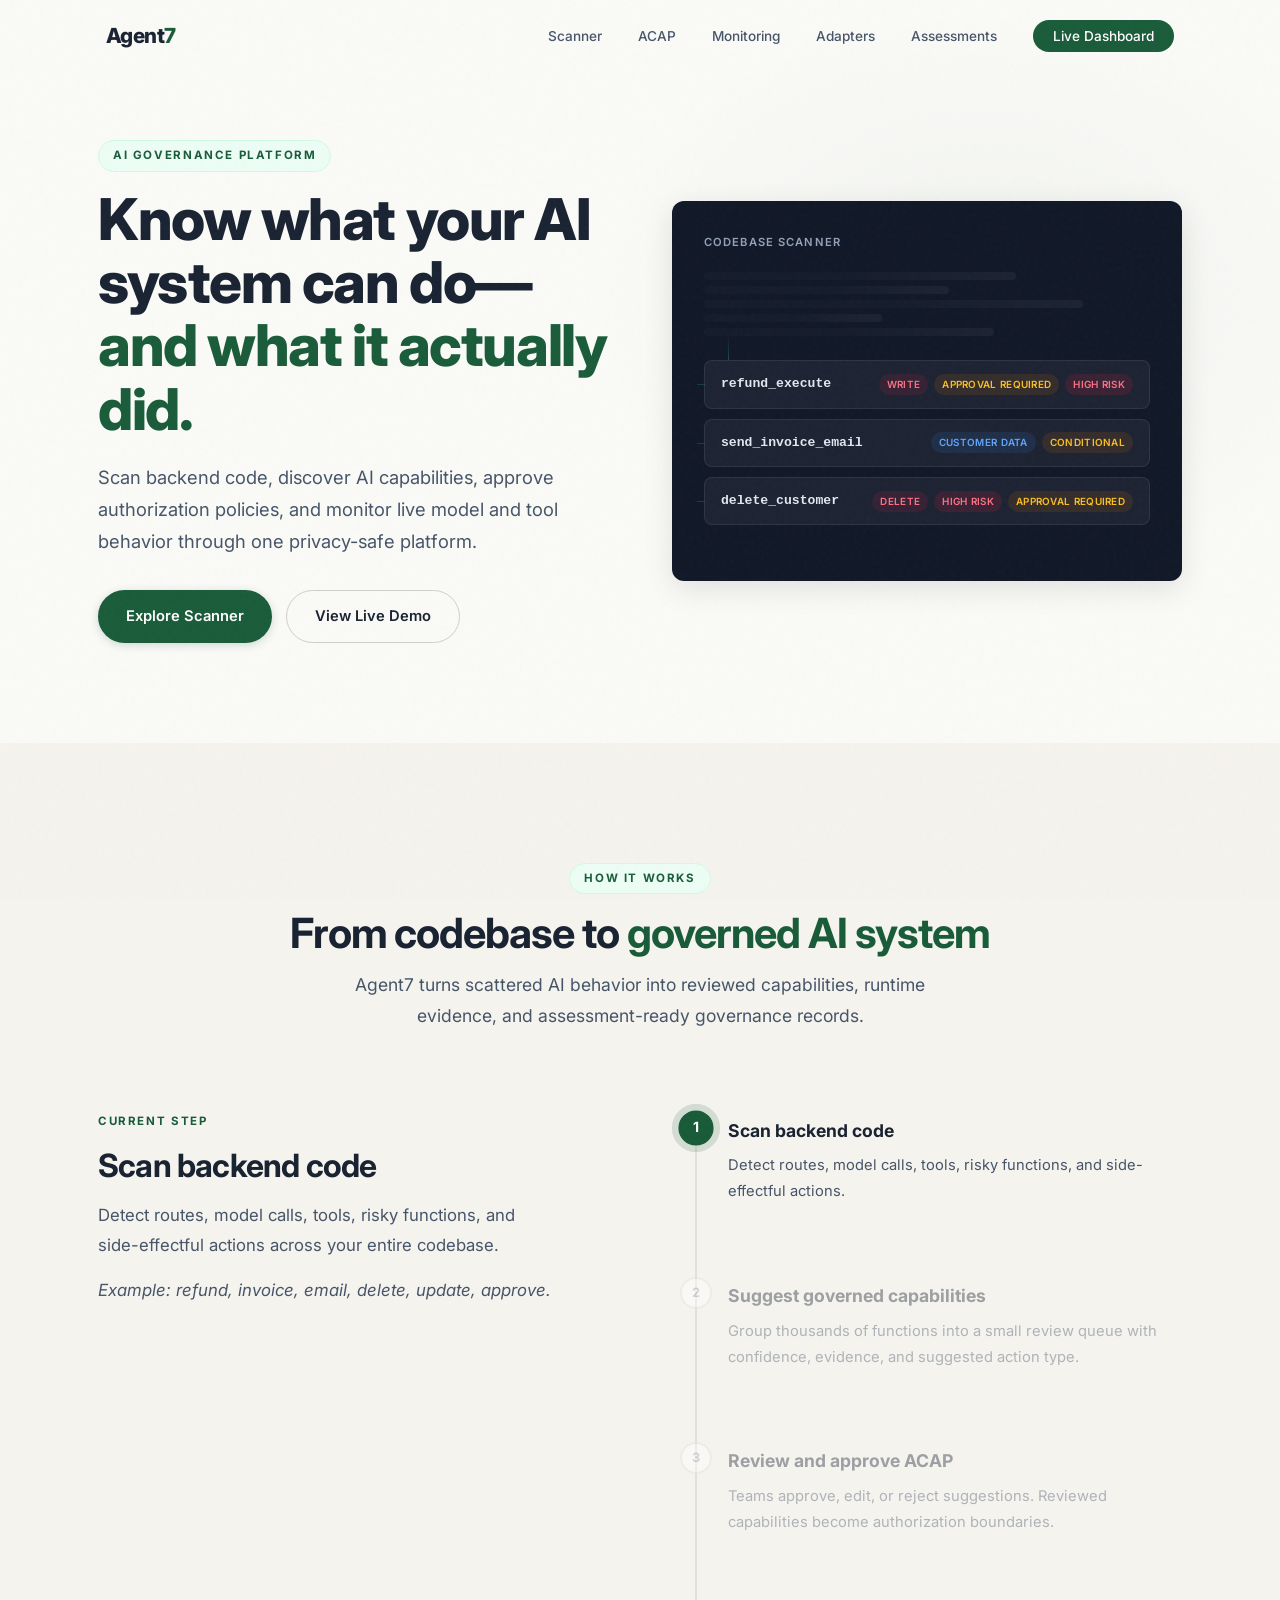
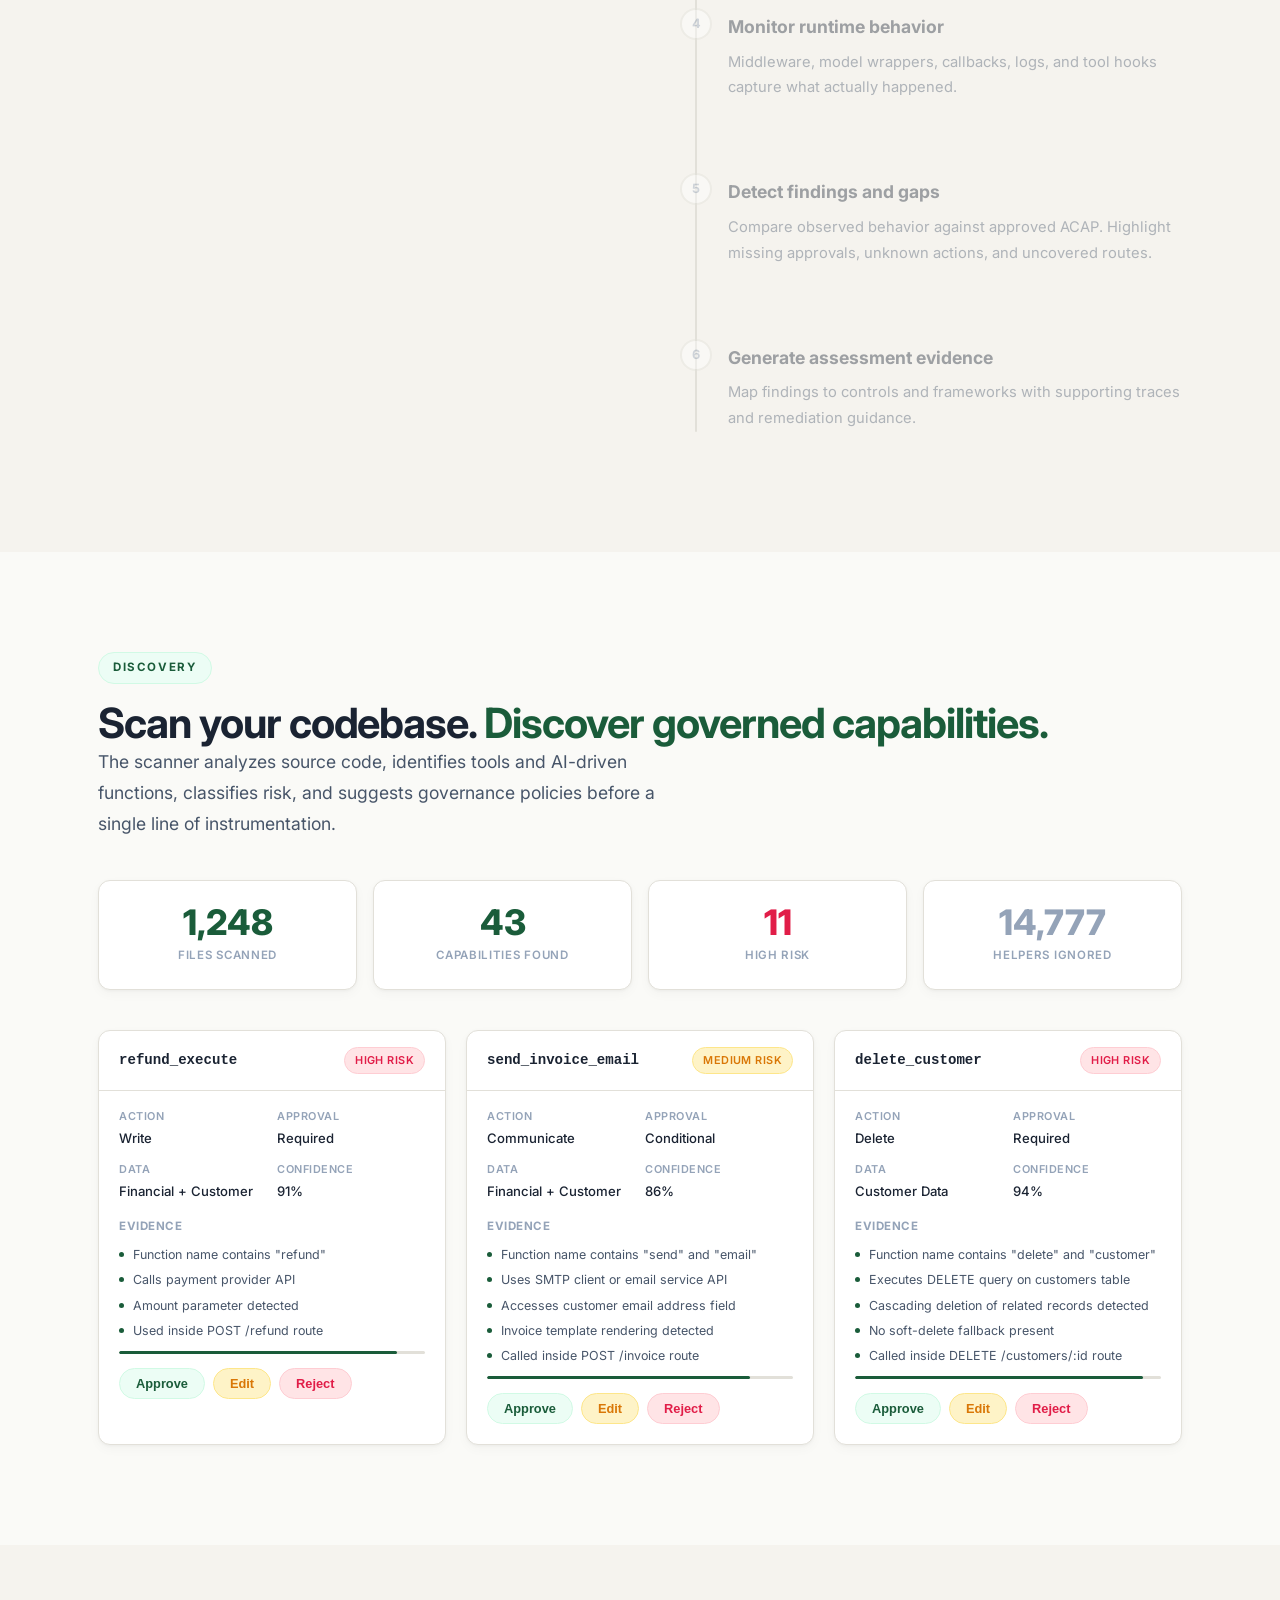
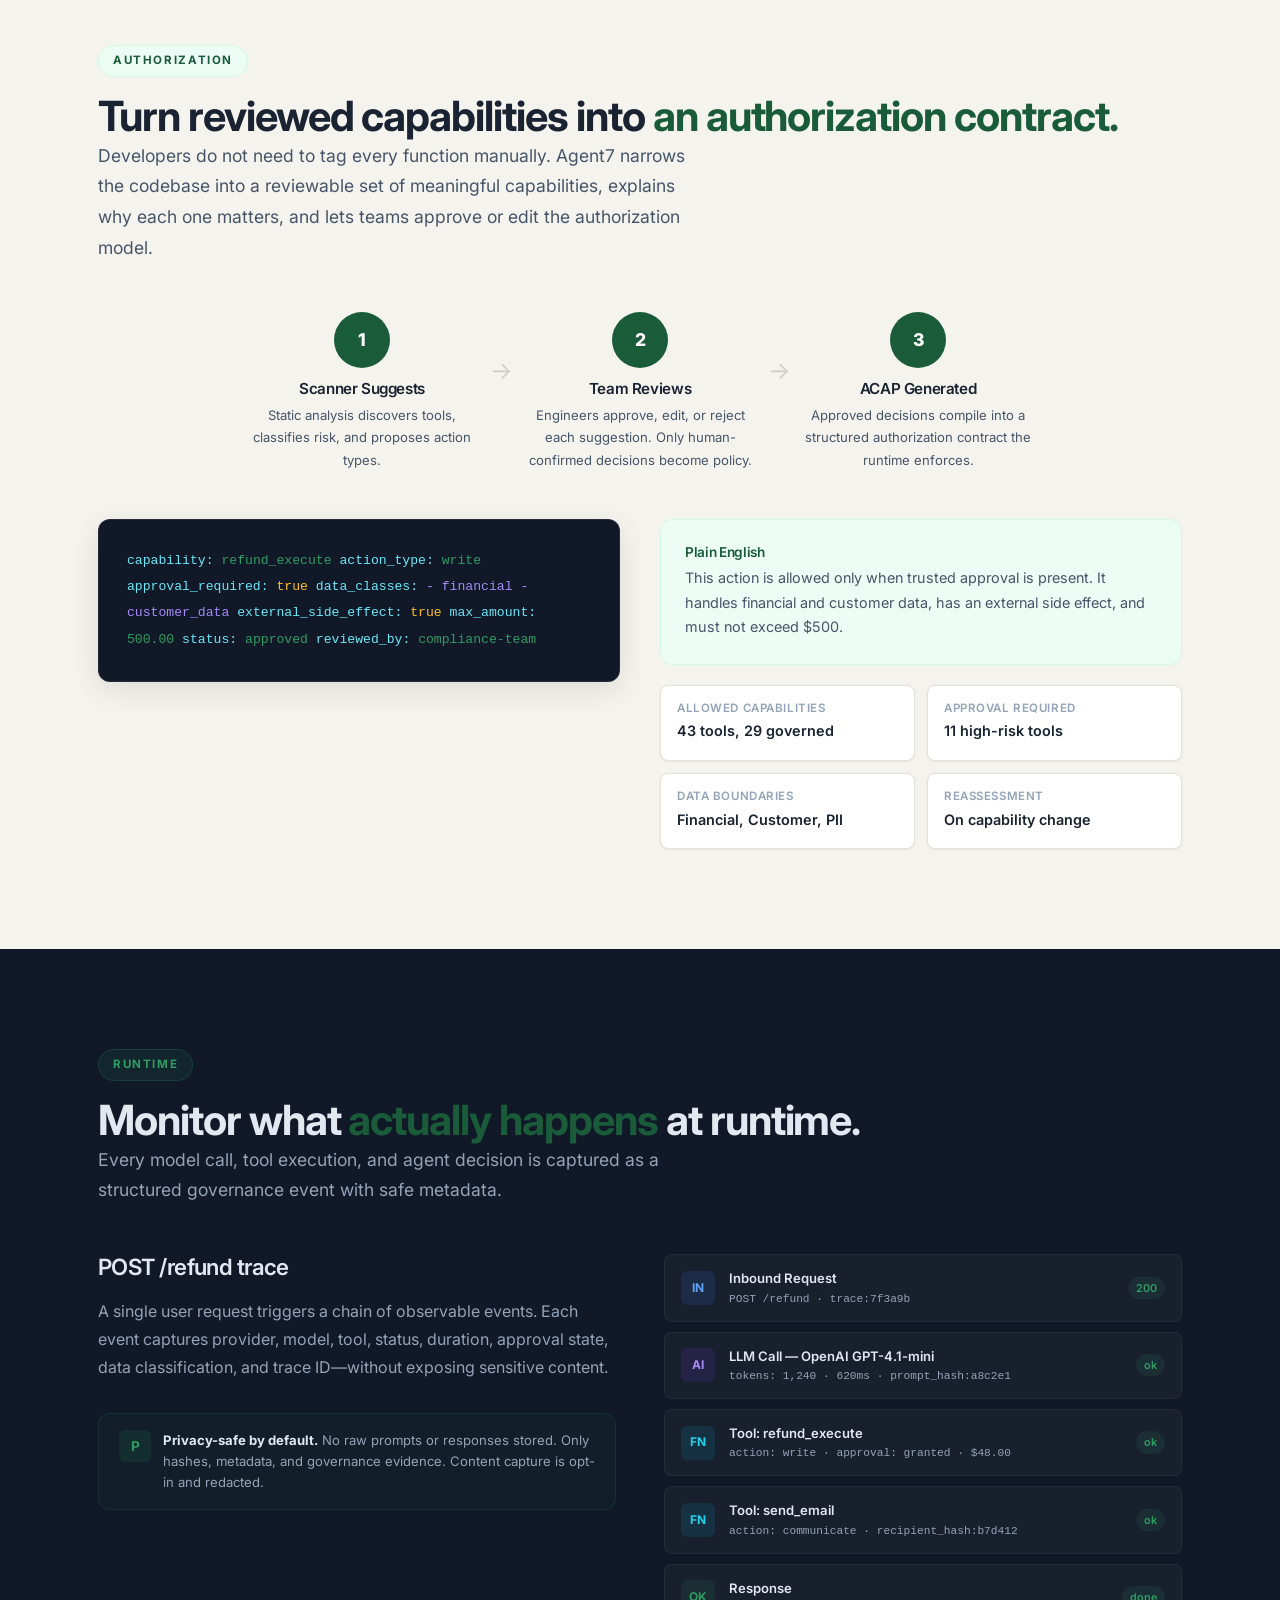
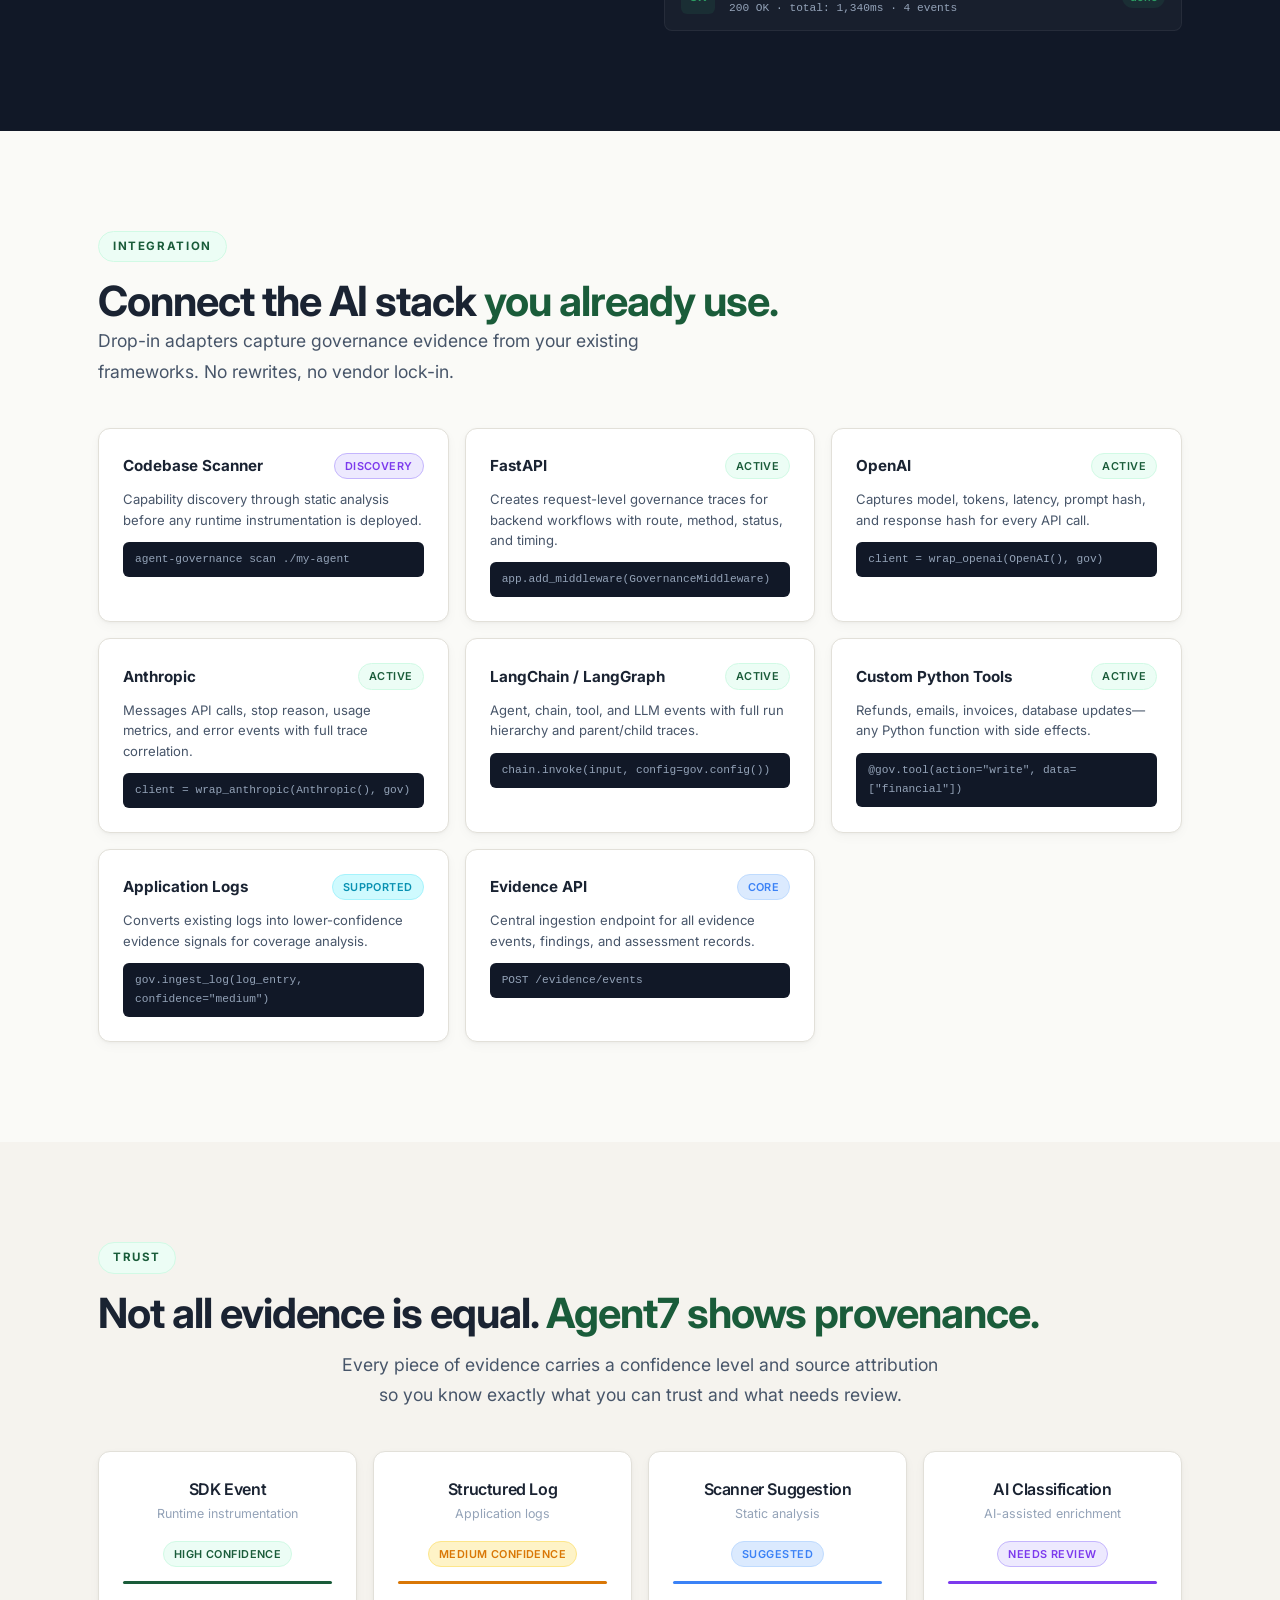
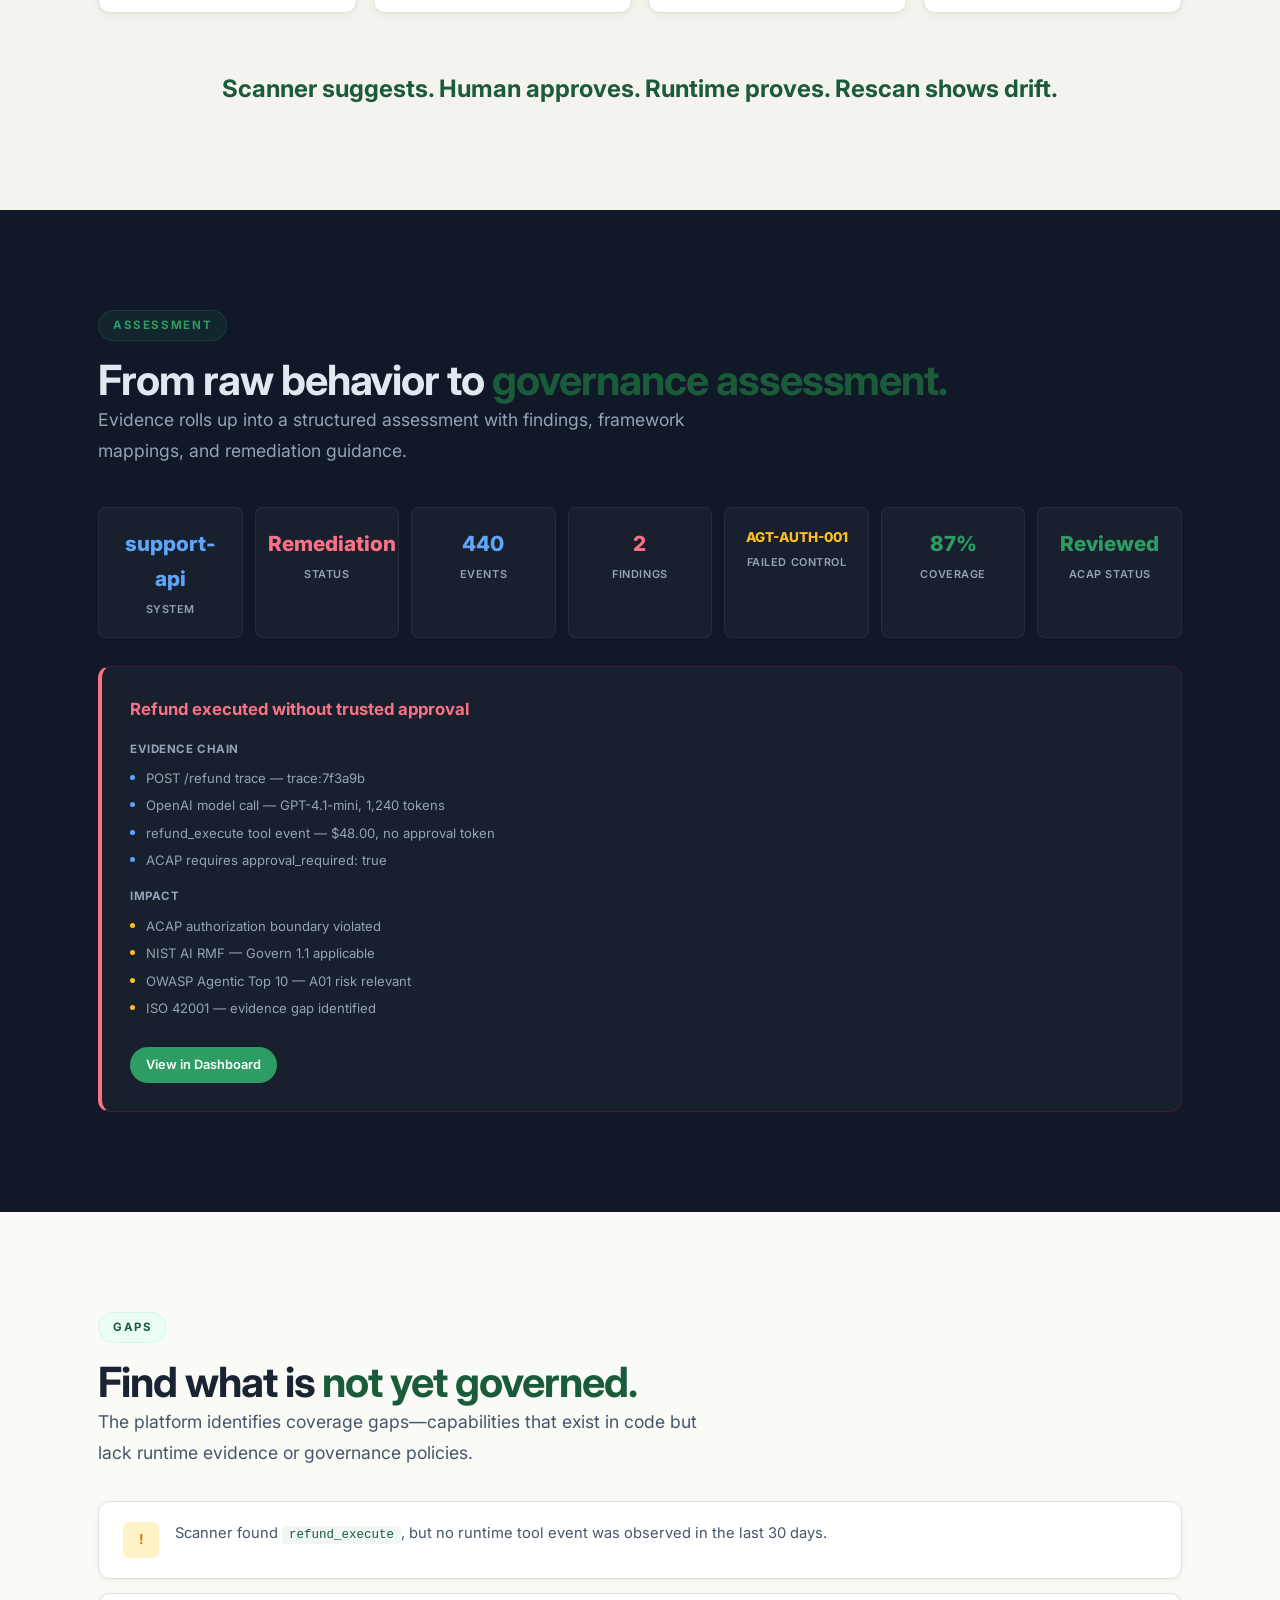
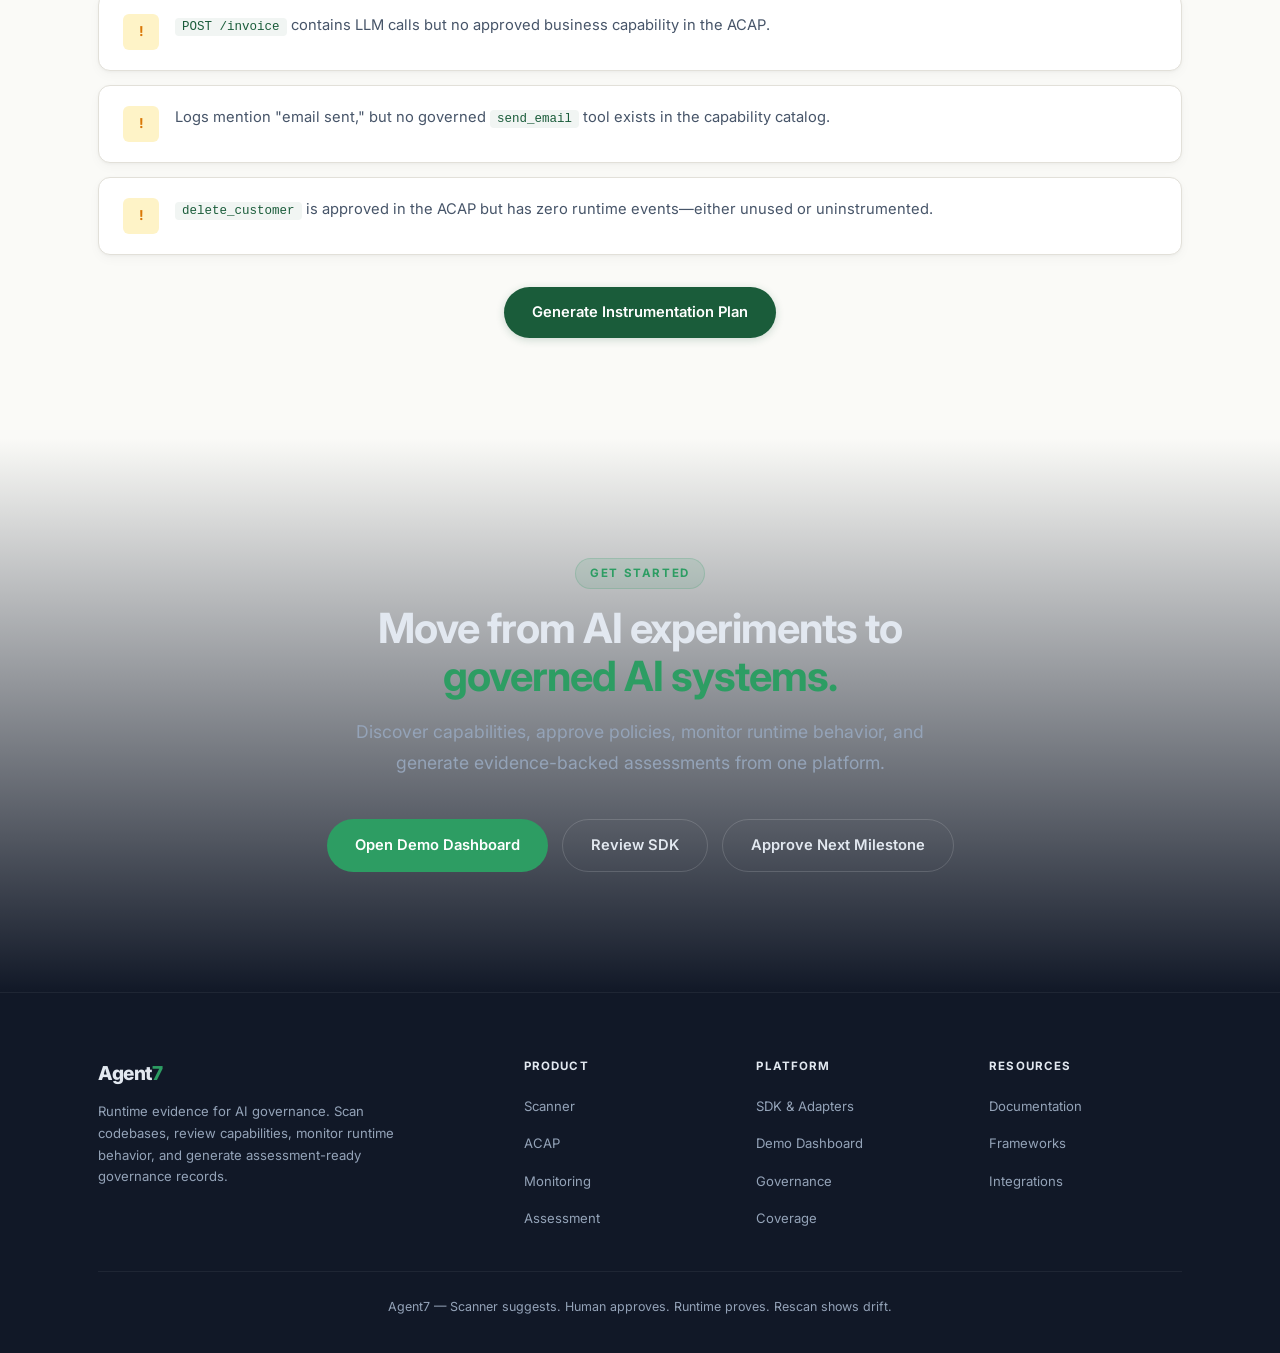
<file: index.html>
<!doctype html>
<html lang="en">
<head>
  <meta charset="utf-8" />
  <meta name="viewport" content="width=device-width, initial-scale=1" />
  <title>Agent7 — Runtime Evidence for AI Governance</title>
  <meta name="description" content="Scan your backend, discover AI capabilities, review authorization policies, monitor live model/tool behavior, and generate evidence-backed assessments." />
  <link rel="preconnect" href="https://fonts.googleapis.com" />
  <link rel="preconnect" href="https://fonts.gstatic.com" crossorigin />
  <link href="https://fonts.googleapis.com/css2?family=Inter:wght@400;500;600;700;800;900&display=swap" rel="stylesheet" />
  <link rel="stylesheet" href="./assets/styles.css" />
  <link rel="icon" type="image/svg+xml" href="./assets/favicon.svg" />
  <link rel="canonical" href="./" />
  <meta name="theme-color" content="#1a5c3a" />
  <meta property="og:type" content="website" />
  <meta property="og:title" content="Agent7 — Runtime Evidence for AI Governance" />
  <meta property="og:description" content="Scanner suggests. Human approves. Runtime proves. Rescan shows drift." />
  <meta property="og:site_name" content="Agent7" />
  <meta name="twitter:card" content="summary_large_image" />
  <meta name="twitter:title" content="Agent7 — Runtime Evidence for AI Governance" />
  <meta name="twitter:description" content="Scanner suggests. Human approves. Runtime proves. Rescan shows drift." />
</head>
<body>

<!-- ============================================================
     Navigation
     ============================================================ -->
<nav id="mainNav" class="nav">
  <div class="nav-inner">
    <a href="#hero" class="nav-logo">Agent<span>7</span></a>
    <ul id="navLinks" class="nav-links">
      <li><a href="#scanner">Scanner</a></li>
      <li><a href="#acap">ACAP</a></li>
      <li><a href="#monitoring">Monitoring</a></li>
      <li><a href="#adapters">Adapters</a></li>
      <li><a href="#assessment">Assessments</a></li>
      <li><a href="./dashboard.html" class="nav-cta">Live Dashboard</a></li>
    </ul>
    <button id="navHamburger" class="nav-hamburger" aria-label="Toggle navigation">
      <span></span><span></span><span></span>
    </button>
  </div>
</nav>

<!-- ============================================================
     Section 1: Hero
     ============================================================ -->
<section id="hero" class="hero-section">
  <div class="container">
    <div class="hero-grid">
      <div class="hero-text">
        <span class="section-label">AI Governance Platform</span>
        <h1>Know what your AI system can do&mdash;<br /><span class="accent-text">and what it actually did.</span></h1>
        <p class="hero-tagline">
          Scan backend code, discover AI capabilities, approve authorization policies, and monitor live model and tool behavior through one privacy-safe platform.
        </p>
        <div class="hero-ctas">
          <a href="#scanner" class="btn btn-primary">Explore Scanner</a>
          <a href="./dashboard.html" class="btn btn-secondary">View Live Demo</a>
        </div>
      </div>

      <!-- Scanner visual (dark developer accent) -->
      <div class="hero-visual" data-reveal>
        <div class="hero-scan-beam"></div>
        <div class="hero-visual-label">Codebase Scanner</div>
        <div class="hero-code-lines">
          <div class="hero-code-line"></div>
          <div class="hero-code-line"></div>
          <div class="hero-code-line"></div>
          <div class="hero-code-line"></div>
          <div class="hero-code-line"></div>
        </div>
        <div class="hero-capability-cards">
          <div class="hero-cap-card">
            <span class="hero-cap-name">refund_execute</span>
            <div class="hero-cap-pills">
              <span class="hero-pill hero-pill-write">Write</span>
              <span class="hero-pill hero-pill-approval">Approval Required</span>
              <span class="hero-pill hero-pill-risk">High Risk</span>
            </div>
          </div>
          <div class="hero-cap-card">
            <span class="hero-cap-name">send_invoice_email</span>
            <div class="hero-cap-pills">
              <span class="hero-pill hero-pill-data">Customer Data</span>
              <span class="hero-pill hero-pill-approval">Conditional</span>
            </div>
          </div>
          <div class="hero-cap-card">
            <span class="hero-cap-name">delete_customer</span>
            <div class="hero-cap-pills">
              <span class="hero-pill hero-pill-write">Delete</span>
              <span class="hero-pill hero-pill-risk">High Risk</span>
              <span class="hero-pill hero-pill-approval">Approval Required</span>
            </div>
          </div>
        </div>
      </div>
    </div>
  </div>
</section>

<!-- ============================================================
     Section 2: Scroll Timeline — "How it works"
     ============================================================ -->
<section id="timeline" class="timeline-section">
  <div class="container">
    <div class="timeline-header">
      <span class="section-label">How It Works</span>
      <h2>From codebase to <span class="accent-text">governed AI system</span></h2>
      <p class="section-subtitle section-subtitle-center">
        Agent7 turns scattered AI behavior into reviewed capabilities, runtime evidence, and assessment-ready governance records.
      </p>
    </div>

    <div class="timeline-container">
      <!-- Left: sticky context text -->
      <div class="timeline-sticky" id="timelineStickyText">
        <div class="timeline-sticky-label">Current Step</div>
        <h3 id="stickyTitle">Scan backend code</h3>
        <p id="stickyDesc">Detect routes, model calls, tools, risky functions, and side-effectful actions across your entire codebase.</p>
        <p class="timeline-sticky-example" id="stickyExample">Example: refund, invoice, email, delete, update, approve.</p>
      </div>

      <!-- Right: vertical timeline track -->
      <div class="timeline-track" id="timelineTrack">
        <div class="timeline-progress" id="timelineProgress"></div>

        <div class="timeline-step active" data-step="0">
          <div class="timeline-circle">1</div>
          <div class="timeline-step-title">Scan backend code</div>
          <div class="timeline-step-desc">Detect routes, model calls, tools, risky functions, and side-effectful actions.</div>
        </div>

        <div class="timeline-step" data-step="1">
          <div class="timeline-circle">2</div>
          <div class="timeline-step-title">Suggest governed capabilities</div>
          <div class="timeline-step-desc">Group thousands of functions into a small review queue with confidence, evidence, and suggested action type.</div>
        </div>

        <div class="timeline-step" data-step="2">
          <div class="timeline-circle">3</div>
          <div class="timeline-step-title">Review and approve ACAP</div>
          <div class="timeline-step-desc">Teams approve, edit, or reject suggestions. Reviewed capabilities become authorization boundaries.</div>
        </div>

        <div class="timeline-step" data-step="3">
          <div class="timeline-circle">4</div>
          <div class="timeline-step-title">Monitor runtime behavior</div>
          <div class="timeline-step-desc">Middleware, model wrappers, callbacks, logs, and tool hooks capture what actually happened.</div>
        </div>

        <div class="timeline-step" data-step="4">
          <div class="timeline-circle">5</div>
          <div class="timeline-step-title">Detect findings and gaps</div>
          <div class="timeline-step-desc">Compare observed behavior against approved ACAP. Highlight missing approvals, unknown actions, and uncovered routes.</div>
        </div>

        <div class="timeline-step" data-step="5">
          <div class="timeline-circle">6</div>
          <div class="timeline-step-title">Generate assessment evidence</div>
          <div class="timeline-step-desc">Map findings to controls and frameworks with supporting traces and remediation guidance.</div>
        </div>
      </div>
    </div>
  </div>
</section>

<!-- ============================================================
     Section 3: Scanner Discovery
     ============================================================ -->
<section id="scanner" class="section section-warm" data-reveal>
  <div class="container">
    <span class="section-label">Discovery</span>
    <h2>Scan your codebase. <span class="accent-text">Discover governed capabilities.</span></h2>
    <p class="section-subtitle" style="margin-bottom: 40px;">The scanner analyzes source code, identifies tools and AI-driven functions, classifies risk, and suggests governance policies before a single line of instrumentation.</p>

    <div class="scanner-stats" data-reveal data-reveal-delay="1">
      <div class="stat-card">
        <div class="stat-value text-green">1,248</div>
        <div class="stat-label">Files Scanned</div>
      </div>
      <div class="stat-card">
        <div class="stat-value text-green">43</div>
        <div class="stat-label">Capabilities Found</div>
      </div>
      <div class="stat-card">
        <div class="stat-value text-rose">11</div>
        <div class="stat-label">High Risk</div>
      </div>
      <div class="stat-card">
        <div class="stat-value text-muted">14,777</div>
        <div class="stat-label">Helpers Ignored</div>
      </div>
    </div>

    <div class="capability-cards-grid" data-reveal data-reveal-delay="2">
      <!-- Capability card: refund_execute -->
      <div class="capability-card expanded">
        <div class="capability-header">
          <span class="capability-name">refund_execute</span>
          <span class="badge badge-high">High Risk</span>
        </div>
        <div class="capability-body">
          <div class="capability-meta">
            <div class="meta-item">
              <span class="meta-label">Action</span>
              <span class="meta-value">Write</span>
            </div>
            <div class="meta-item">
              <span class="meta-label">Approval</span>
              <span class="meta-value">Required</span>
            </div>
            <div class="meta-item">
              <span class="meta-label">Data</span>
              <span class="meta-value">Financial + Customer</span>
            </div>
            <div class="meta-item">
              <span class="meta-label">Confidence</span>
              <span class="meta-value">91%</span>
            </div>
          </div>
          <div class="capability-evidence">
            <h5>Evidence</h5>
            <ul class="evidence-list">
              <li>Function name contains "refund"</li>
              <li>Calls payment provider API</li>
              <li>Amount parameter detected</li>
              <li>Used inside POST /refund route</li>
            </ul>
          </div>
          <div class="confidence-bar"><div class="confidence-fill" style="width: 91%"></div></div>
          <div class="capability-actions">
            <button class="btn btn-sm btn-approve">Approve</button>
            <button class="btn btn-sm btn-edit">Edit</button>
            <button class="btn btn-sm btn-reject">Reject</button>
          </div>
        </div>
      </div>

      <!-- Capability card: send_invoice_email -->
      <div class="capability-card expanded">
        <div class="capability-header">
          <span class="capability-name">send_invoice_email</span>
          <span class="badge badge-medium">Medium Risk</span>
        </div>
        <div class="capability-body">
          <div class="capability-meta">
            <div class="meta-item">
              <span class="meta-label">Action</span>
              <span class="meta-value">Communicate</span>
            </div>
            <div class="meta-item">
              <span class="meta-label">Approval</span>
              <span class="meta-value">Conditional</span>
            </div>
            <div class="meta-item">
              <span class="meta-label">Data</span>
              <span class="meta-value">Financial + Customer</span>
            </div>
            <div class="meta-item">
              <span class="meta-label">Confidence</span>
              <span class="meta-value">86%</span>
            </div>
          </div>
          <div class="capability-evidence">
            <h5>Evidence</h5>
            <ul class="evidence-list">
              <li>Function name contains "send" and "email"</li>
              <li>Uses SMTP client or email service API</li>
              <li>Accesses customer email address field</li>
              <li>Invoice template rendering detected</li>
              <li>Called inside POST /invoice route</li>
            </ul>
          </div>
          <div class="confidence-bar"><div class="confidence-fill" style="width: 86%"></div></div>
          <div class="capability-actions">
            <button class="btn btn-sm btn-approve">Approve</button>
            <button class="btn btn-sm btn-edit">Edit</button>
            <button class="btn btn-sm btn-reject">Reject</button>
          </div>
        </div>
      </div>

      <!-- Capability card: delete_customer -->
      <div class="capability-card expanded">
        <div class="capability-header">
          <span class="capability-name">delete_customer</span>
          <span class="badge badge-high">High Risk</span>
        </div>
        <div class="capability-body">
          <div class="capability-meta">
            <div class="meta-item">
              <span class="meta-label">Action</span>
              <span class="meta-value">Delete</span>
            </div>
            <div class="meta-item">
              <span class="meta-label">Approval</span>
              <span class="meta-value">Required</span>
            </div>
            <div class="meta-item">
              <span class="meta-label">Data</span>
              <span class="meta-value">Customer Data</span>
            </div>
            <div class="meta-item">
              <span class="meta-label">Confidence</span>
              <span class="meta-value">94%</span>
            </div>
          </div>
          <div class="capability-evidence">
            <h5>Evidence</h5>
            <ul class="evidence-list">
              <li>Function name contains "delete" and "customer"</li>
              <li>Executes DELETE query on customers table</li>
              <li>Cascading deletion of related records detected</li>
              <li>No soft-delete fallback present</li>
              <li>Called inside DELETE /customers/:id route</li>
            </ul>
          </div>
          <div class="confidence-bar"><div class="confidence-fill" style="width: 94%"></div></div>
          <div class="capability-actions">
            <button class="btn btn-sm btn-approve">Approve</button>
            <button class="btn btn-sm btn-edit">Edit</button>
            <button class="btn btn-sm btn-reject">Reject</button>
          </div>
        </div>
      </div>
    </div>
  </div>
</section>

<!-- ============================================================
     Section 4: Review to ACAP
     ============================================================ -->
<section id="acap" class="section section-ivory" data-reveal>
  <div class="container">
    <span class="section-label">Authorization</span>
    <h2>Turn reviewed capabilities into <span class="accent-text">an authorization contract.</span></h2>
    <p class="section-subtitle">Developers do not need to tag every function manually. Agent7 narrows the codebase into a reviewable set of meaningful capabilities, explains why each one matters, and lets teams approve or edit the authorization model.</p>

    <!-- 3-step flow -->
    <div class="review-flow-visual" data-reveal data-reveal-delay="1">
      <div class="review-flow-step">
        <div class="review-flow-circle">1</div>
        <h4>Scanner Suggests</h4>
        <p>Static analysis discovers tools, classifies risk, and proposes action types.</p>
      </div>
      <div class="review-flow-arrow">&rarr;</div>
      <div class="review-flow-step">
        <div class="review-flow-circle">2</div>
        <h4>Team Reviews</h4>
        <p>Engineers approve, edit, or reject each suggestion. Only human-confirmed decisions become policy.</p>
      </div>
      <div class="review-flow-arrow">&rarr;</div>
      <div class="review-flow-step">
        <div class="review-flow-circle">3</div>
        <h4>ACAP Generated</h4>
        <p>Approved decisions compile into a structured authorization contract the runtime enforces.</p>
      </div>
    </div>

    <!-- ACAP detail -->
    <div class="acap-grid" data-reveal data-reveal-delay="2">
      <div class="acap-yaml">
<span class="key">capability:</span> <span class="value">refund_execute</span>
<span class="key">action_type:</span> <span class="value">write</span>
<span class="key">approval_required:</span> <span class="bool">true</span>
<span class="key">data_classes:</span>
  <span class="list-item">- financial</span>
  <span class="list-item">- customer_data</span>
<span class="key">external_side_effect:</span> <span class="bool">true</span>
<span class="key">max_amount:</span> <span class="value">500.00</span>
<span class="key">status:</span> <span class="value">approved</span>
<span class="key">reviewed_by:</span> <span class="value">compliance-team</span>
      </div>

      <div>
        <div class="acap-english">
          <h4>Plain English</h4>
          <p>This action is allowed only when trusted approval is present. It handles financial and customer data, has an external side effect, and must not exceed $500.</p>
        </div>
        <div class="acap-summary-grid">
          <div class="acap-summary-card">
            <h4>Allowed Capabilities</h4>
            <p>43 tools, 29 governed</p>
          </div>
          <div class="acap-summary-card">
            <h4>Approval Required</h4>
            <p>11 high-risk tools</p>
          </div>
          <div class="acap-summary-card">
            <h4>Data Boundaries</h4>
            <p>Financial, Customer, PII</p>
          </div>
          <div class="acap-summary-card">
            <h4>Reassessment</h4>
            <p>On capability change</p>
          </div>
        </div>
      </div>
    </div>
  </div>
</section>

<!-- ============================================================
     Section 5: Runtime Monitoring — dark developer accent
     ============================================================ -->
<section id="monitoring" class="section section-dark" data-reveal>
  <div class="container">
    <span class="section-label section-label-dark">Runtime</span>
    <h2>Monitor what <span class="accent-text">actually happens</span> at runtime.</h2>
    <p class="section-subtitle" style="margin-bottom: 48px;">Every model call, tool execution, and agent decision is captured as a structured governance event with safe metadata.</p>

    <div class="monitoring-grid">
      <div class="monitoring-text">
        <h3>POST /refund trace</h3>
        <p>
          A single user request triggers a chain of observable events. Each event captures provider, model, tool, status, duration, approval state, data classification, and trace ID&mdash;without exposing sensitive content.
        </p>

        <div class="privacy-badge" data-reveal data-reveal-delay="2">
          <div class="privacy-badge-icon">P</div>
          <p><strong>Privacy-safe by default.</strong> No raw prompts or responses stored. Only hashes, metadata, and governance evidence. Content capture is opt-in and redacted.</p>
        </div>
      </div>

      <div class="event-stream" data-reveal data-reveal-delay="1">
        <div class="event-card">
          <div class="event-icon request">IN</div>
          <div class="event-details">
            <div class="event-name">Inbound Request</div>
            <div class="event-meta">POST /refund &middot; trace:7f3a9b</div>
          </div>
          <span class="event-status ok">200</span>
        </div>

        <div class="event-card">
          <div class="event-icon llm">AI</div>
          <div class="event-details">
            <div class="event-name">LLM Call &mdash; OpenAI GPT-4.1-mini</div>
            <div class="event-meta">tokens: 1,240 &middot; 620ms &middot; prompt_hash:a8c2e1</div>
          </div>
          <span class="event-status ok">ok</span>
        </div>

        <div class="event-card">
          <div class="event-icon tool">FN</div>
          <div class="event-details">
            <div class="event-name">Tool: refund_execute</div>
            <div class="event-meta">action: write &middot; approval: granted &middot; $48.00</div>
          </div>
          <span class="event-status ok">ok</span>
        </div>

        <div class="event-card">
          <div class="event-icon tool">FN</div>
          <div class="event-details">
            <div class="event-name">Tool: send_email</div>
            <div class="event-meta">action: communicate &middot; recipient_hash:b7d412</div>
          </div>
          <span class="event-status ok">ok</span>
        </div>

        <div class="event-card">
          <div class="event-icon response">OK</div>
          <div class="event-details">
            <div class="event-name">Response</div>
            <div class="event-meta">200 OK &middot; total: 1,340ms &middot; 4 events</div>
          </div>
          <span class="event-status ok">done</span>
        </div>
      </div>
    </div>
  </div>
</section>

<!-- ============================================================
     Section 6: Adapters
     ============================================================ -->
<section id="adapters" class="section section-warm" data-reveal>
  <div class="container">
    <span class="section-label">Integration</span>
    <h2>Connect the AI stack <span class="accent-text">you already use.</span></h2>
    <p class="section-subtitle">Drop-in adapters capture governance evidence from your existing frameworks. No rewrites, no vendor lock-in.</p>

    <div class="adapter-grid" data-reveal data-reveal-delay="1">
      <div class="adapter-card">
        <div class="adapter-header">
          <span class="adapter-name">Codebase Scanner</span>
          <span class="badge badge-violet">Discovery</span>
        </div>
        <p class="adapter-purpose">Capability discovery through static analysis before any runtime instrumentation is deployed.</p>
        <div class="adapter-code">agent-governance scan ./my-agent</div>
      </div>

      <div class="adapter-card">
        <div class="adapter-header">
          <span class="adapter-name">FastAPI</span>
          <span class="badge badge-low">Active</span>
        </div>
        <p class="adapter-purpose">Creates request-level governance traces for backend workflows with route, method, status, and timing.</p>
        <div class="adapter-code">app.add_middleware(GovernanceMiddleware)</div>
      </div>

      <div class="adapter-card">
        <div class="adapter-header">
          <span class="adapter-name">OpenAI</span>
          <span class="badge badge-low">Active</span>
        </div>
        <p class="adapter-purpose">Captures model, tokens, latency, prompt hash, and response hash for every API call.</p>
        <div class="adapter-code">client = wrap_openai(OpenAI(), gov)</div>
      </div>

      <div class="adapter-card">
        <div class="adapter-header">
          <span class="adapter-name">Anthropic</span>
          <span class="badge badge-low">Active</span>
        </div>
        <p class="adapter-purpose">Messages API calls, stop reason, usage metrics, and error events with full trace correlation.</p>
        <div class="adapter-code">client = wrap_anthropic(Anthropic(), gov)</div>
      </div>

      <div class="adapter-card">
        <div class="adapter-header">
          <span class="adapter-name">LangChain / LangGraph</span>
          <span class="badge badge-low">Active</span>
        </div>
        <p class="adapter-purpose">Agent, chain, tool, and LLM events with full run hierarchy and parent/child traces.</p>
        <div class="adapter-code">chain.invoke(input, config=gov.config())</div>
      </div>

      <div class="adapter-card">
        <div class="adapter-header">
          <span class="adapter-name">Custom Python Tools</span>
          <span class="badge badge-low">Active</span>
        </div>
        <p class="adapter-purpose">Refunds, emails, invoices, database updates&mdash;any Python function with side effects.</p>
        <div class="adapter-code">@gov.tool(action="write", data=["financial"])</div>
      </div>

      <div class="adapter-card">
        <div class="adapter-header">
          <span class="adapter-name">Application Logs</span>
          <span class="badge badge-cyan">Supported</span>
        </div>
        <p class="adapter-purpose">Converts existing logs into lower-confidence evidence signals for coverage analysis.</p>
        <div class="adapter-code">gov.ingest_log(log_entry, confidence="medium")</div>
      </div>

      <div class="adapter-card">
        <div class="adapter-header">
          <span class="adapter-name">Evidence API</span>
          <span class="badge badge-blue">Core</span>
        </div>
        <p class="adapter-purpose">Central ingestion endpoint for all evidence events, findings, and assessment records.</p>
        <div class="adapter-code">POST /evidence/events</div>
      </div>
    </div>
  </div>
</section>

<!-- ============================================================
     Section 7: Evidence Confidence
     ============================================================ -->
<section id="confidence" class="section section-ivory" data-reveal>
  <div class="container">
    <span class="section-label">Trust</span>
    <h2>Not all evidence is equal. <span class="accent-text">Agent7 shows provenance.</span></h2>
    <p class="section-subtitle section-subtitle-center">Every piece of evidence carries a confidence level and source attribution so you know exactly what you can trust and what needs review.</p>

    <div class="confidence-grid" data-reveal data-reveal-delay="1">
      <div class="confidence-card">
        <h4>SDK Event</h4>
        <p class="source">Runtime instrumentation</p>
        <span class="badge badge-low">High Confidence</span>
        <div class="confidence-indicator high"></div>
      </div>

      <div class="confidence-card">
        <h4>Structured Log</h4>
        <p class="source">Application logs</p>
        <span class="badge badge-medium">Medium Confidence</span>
        <div class="confidence-indicator medium"></div>
      </div>

      <div class="confidence-card">
        <h4>Scanner Suggestion</h4>
        <p class="source">Static analysis</p>
        <span class="badge badge-blue">Suggested</span>
        <div class="confidence-indicator suggested"></div>
      </div>

      <div class="confidence-card">
        <h4>AI Classification</h4>
        <p class="source">AI-assisted enrichment</p>
        <span class="badge badge-violet">Needs Review</span>
        <div class="confidence-indicator review"></div>
      </div>
    </div>

    <div class="philosophy-quote" data-reveal data-reveal-delay="2">
      <span class="accent-text">Scanner suggests. Human approves. Runtime proves. Rescan shows drift.</span>
    </div>
  </div>
</section>

<!-- ============================================================
     Section 8: Assessment Dashboard — dark developer accent
     ============================================================ -->
<section id="assessment" class="section section-dark" data-reveal>
  <div class="container">
    <span class="section-label section-label-dark">Assessment</span>
    <h2>From raw behavior to <span class="accent-text">governance assessment.</span></h2>
    <p class="section-subtitle" style="margin-bottom: 40px;">Evidence rolls up into a structured assessment with findings, framework mappings, and remediation guidance.</p>

    <div class="assessment-kpi-strip" data-reveal data-reveal-delay="1">
      <div class="assessment-kpi">
        <div class="kpi-value" style="color: #60a5fa;">support-api</div>
        <div class="kpi-label">System</div>
      </div>
      <div class="assessment-kpi">
        <div class="kpi-value" style="color: #fb7185;">Remediation</div>
        <div class="kpi-label">Status</div>
      </div>
      <div class="assessment-kpi">
        <div class="kpi-value" style="color: #60a5fa;">440</div>
        <div class="kpi-label">Events</div>
      </div>
      <div class="assessment-kpi">
        <div class="kpi-value" style="color: #fb7185;">2</div>
        <div class="kpi-label">Findings</div>
      </div>
      <div class="assessment-kpi">
        <div class="kpi-value" style="font-size: 0.85rem; color: #fbbf24;">AGT-AUTH-001</div>
        <div class="kpi-label">Failed Control</div>
      </div>
      <div class="assessment-kpi">
        <div class="kpi-value" style="color: var(--green-light);">87%</div>
        <div class="kpi-label">Coverage</div>
      </div>
      <div class="assessment-kpi">
        <div class="kpi-value" style="color: var(--green-light);">Reviewed</div>
        <div class="kpi-label">ACAP Status</div>
      </div>
    </div>

    <div class="finding-card" data-reveal data-reveal-delay="2">
      <div class="finding-title">Refund executed without trusted approval</div>
      <div class="finding-evidence">
        <h5>Evidence Chain</h5>
        <ul>
          <li>POST /refund trace &mdash; trace:7f3a9b</li>
          <li>OpenAI model call &mdash; GPT-4.1-mini, 1,240 tokens</li>
          <li>refund_execute tool event &mdash; $48.00, no approval token</li>
          <li>ACAP requires approval_required: true</li>
        </ul>
      </div>
      <div class="finding-impact">
        <h5>Impact</h5>
        <ul>
          <li>ACAP authorization boundary violated</li>
          <li>NIST AI RMF &mdash; Govern 1.1 applicable</li>
          <li>OWASP Agentic Top 10 &mdash; A01 risk relevant</li>
          <li>ISO 42001 &mdash; evidence gap identified</li>
        </ul>
      </div>
      <a href="./dashboard.html" class="btn btn-sm btn-primary-dark" style="margin-top: 12px;">View in Dashboard</a>
    </div>
  </div>
</section>

<!-- ============================================================
     Section 9: Coverage Gaps
     ============================================================ -->
<section id="coverage" class="section section-warm" data-reveal>
  <div class="container">
    <span class="section-label">Gaps</span>
    <h2>Find what is <span class="accent-text">not yet governed.</span></h2>
    <p class="section-subtitle">The platform identifies coverage gaps&mdash;capabilities that exist in code but lack runtime evidence or governance policies.</p>

    <div class="coverage-list" data-reveal data-reveal-delay="1">
      <div class="coverage-item">
        <div class="coverage-icon">!</div>
        <div class="coverage-text">Scanner found <code>refund_execute</code>, but no runtime tool event was observed in the last 30 days.</div>
      </div>
      <div class="coverage-item">
        <div class="coverage-icon">!</div>
        <div class="coverage-text"><code>POST /invoice</code> contains LLM calls but no approved business capability in the ACAP.</div>
      </div>
      <div class="coverage-item">
        <div class="coverage-icon">!</div>
        <div class="coverage-text">Logs mention "email sent," but no governed <code>send_email</code> tool exists in the capability catalog.</div>
      </div>
      <div class="coverage-item">
        <div class="coverage-icon">!</div>
        <div class="coverage-text"><code>delete_customer</code> is approved in the ACAP but has zero runtime events&mdash;either unused or uninstrumented.</div>
      </div>
    </div>

    <div style="text-align: center;" data-reveal data-reveal-delay="2">
      <a href="#scanner" class="btn btn-primary">Generate Instrumentation Plan</a>
    </div>
  </div>
</section>

<!-- ============================================================
     Section 10: Final CTA
     ============================================================ -->
<section id="cta" class="cta-section" data-reveal>
  <div class="container">
    <div class="cta-content">
      <span class="section-label">Get Started</span>
      <h2>Move from AI experiments to <span class="accent-text">governed AI systems.</span></h2>
      <p class="section-subtitle section-subtitle-center">Discover capabilities, approve policies, monitor runtime behavior, and generate evidence-backed assessments from one platform.</p>
      <div class="cta-buttons">
        <a href="./dashboard.html" class="btn btn-primary-dark">Open Demo Dashboard</a>
        <a href="#adapters" class="btn btn-secondary-dark">Review SDK</a>
        <a href="#scanner" class="btn btn-secondary-dark">Approve Next Milestone</a>
      </div>
    </div>
  </div>
</section>

<!-- ============================================================
     Footer
     ============================================================ -->
<footer class="footer">
  <div class="container">
    <div class="footer-grid">
      <div class="footer-brand">
        <a href="#hero" class="footer-logo">Agent<span>7</span></a>
        <p class="footer-desc">Runtime evidence for AI governance. Scan codebases, review capabilities, monitor runtime behavior, and generate assessment-ready governance records.</p>
      </div>
      <div class="footer-col">
        <h5 class="footer-col-title">Product</h5>
        <ul>
          <li><a href="#scanner">Scanner</a></li>
          <li><a href="#acap">ACAP</a></li>
          <li><a href="#monitoring">Monitoring</a></li>
          <li><a href="#assessment">Assessment</a></li>
        </ul>
      </div>
      <div class="footer-col">
        <h5 class="footer-col-title">Platform</h5>
        <ul>
          <li><a href="#adapters">SDK &amp; Adapters</a></li>
          <li><a href="./dashboard.html">Demo Dashboard</a></li>
          <li><a href="#confidence">Governance</a></li>
          <li><a href="#coverage">Coverage</a></li>
        </ul>
      </div>
      <div class="footer-col">
        <h5 class="footer-col-title">Resources</h5>
        <ul>
          <li><a href="#acap">Documentation</a></li>
          <li><a href="#assessment">Frameworks</a></li>
          <li><a href="#adapters">Integrations</a></li>
        </ul>
      </div>
    </div>
    <div class="footer-bottom">
      <p>Agent7 &mdash; Scanner suggests. Human approves. Runtime proves. Rescan shows drift.</p>
    </div>
  </div>
</footer>

<script src="./assets/app.js"></script>
</body>
</html>
</file>
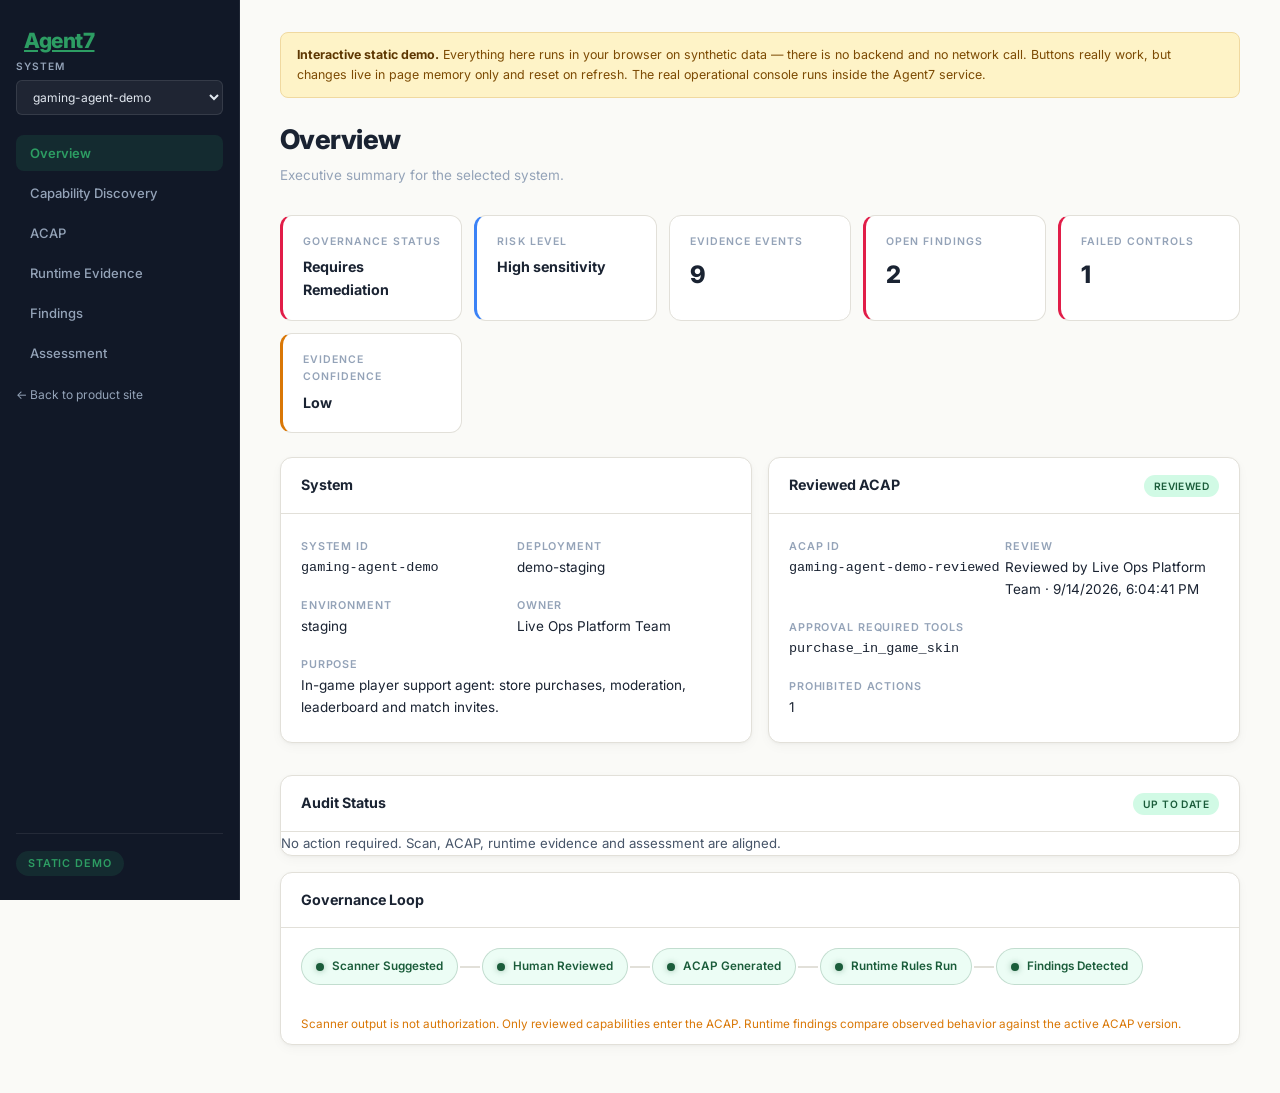
<file: dashboard.html>
<!doctype html>
<html lang="en">
<head>
  <meta charset="utf-8" />
  <meta name="viewport" content="width=device-width, initial-scale=1" />
  <title>Agent7 — Demo Dashboard</title>
  <meta name="description" content="Interactive static demo of the Agent7 governance console: capability discovery, ACAP authorization, runtime evidence, findings and assessment." />
  <meta name="robots" content="index, follow" />
  <link rel="preconnect" href="https://fonts.googleapis.com" />
  <link rel="preconnect" href="https://fonts.gstatic.com" crossorigin />
  <link href="https://fonts.googleapis.com/css2?family=Inter:wght@400;500;600;700;800&display=swap" rel="stylesheet" />
  <link rel="stylesheet" href="./assets/dashboard.css" />
  <link rel="icon" type="image/svg+xml" href="./assets/favicon.svg" />
  <meta name="theme-color" content="#111827" />

  <!-- Demo-only additions layered on top of the shared dashboard theme.
       The theme file itself is an untouched copy of the operational console. -->
  <style>
    .demo-banner {
      background: var(--warn-soft);
      border: 1px solid #f0d9a0;
      border-radius: var(--radius-sm);
      padding: 12px 16px;
      margin-bottom: 20px;
      font-size: 0.83rem;
      line-height: 1.6;
      color: #7c4a03;
    }
    .demo-banner strong { color: #5d3702; }
    .demo-banner a { color: var(--green); font-weight: 600; }
    .sidebar-back {
      display: block;
      margin-top: 14px;
      color: var(--sidebar-muted);
      font-size: 0.8rem;
      text-decoration: none;
      transition: color 0.2s var(--ease);
    }
    .sidebar-back:hover { color: var(--sidebar-text); }
    .sidebar-label {
      font-size: 0.68rem;
      font-weight: 600;
      text-transform: uppercase;
      letter-spacing: 0.09em;
      color: var(--sidebar-muted);
      margin-bottom: 6px;
      display: block;
    }
    .yaml-preview {
      max-height: 320px;
      overflow: auto;
      margin-top: 12px;
    }
    .acap-actions { display: flex; gap: 10px; flex-wrap: wrap; align-items: center; }
    .event-row-flagged { background: var(--danger-soft); }
    .event-row-flagged td:first-child { box-shadow: inset 3px 0 0 var(--danger); }
    .stream-legend {
      font-size: 0.78rem;
      color: var(--muted);
      margin-top: 10px;
      line-height: 1.6;
    }
    .cap-status-row {
      font-size: 0.8rem;
      color: var(--green);
      font-weight: 600;
      margin-top: 10px;
      min-height: 1.1em;
    }
    .cap-status-row.is-negative { color: var(--danger); }
    .cap-status-row.is-neutral { color: var(--muted); }
    .sidebar-toggle {
      display: none;
      position: fixed;
      top: 14px;
      left: 14px;
      z-index: 950;
      width: 40px;
      height: 40px;
      border-radius: var(--radius-xs);
      border: 1px solid var(--border);
      background: var(--surface);
      box-shadow: var(--shadow);
      cursor: pointer;
      padding: 11px 9px;
      flex-direction: column;
      justify-content: space-between;
      align-items: stretch;
    }
    .sidebar-toggle span {
      display: block;
      height: 2px;
      background: var(--text);
      border-radius: 2px;
      transition: transform 0.25s var(--ease), opacity 0.25s var(--ease);
    }
    .sidebar-toggle[aria-expanded="true"] span:nth-child(1) { transform: translateY(7px) rotate(45deg); }
    .sidebar-toggle[aria-expanded="true"] span:nth-child(2) { opacity: 0; }
    .sidebar-toggle[aria-expanded="true"] span:nth-child(3) { transform: translateY(-7px) rotate(-45deg); }
    .sidebar-scrim {
      display: none;
      position: fixed;
      inset: 0;
      background: rgba(26,35,50,0.45);
      z-index: 890;
    }
    .sidebar-scrim.is-visible { display: block; }
    @media (max-width: 960px) {
      .sidebar-toggle { display: flex; }
      .main-content { padding-top: 68px; }
    }
  </style>
</head>
<body>

<button type="button" class="sidebar-toggle" id="sidebarToggle"
        aria-label="Toggle navigation" aria-controls="dashboardSidebar" aria-expanded="false">
  <span></span><span></span><span></span>
</button>
<div class="sidebar-scrim" id="sidebarScrim" hidden></div>

<div class="app-shell">

  <!-- ============================ Sidebar ============================ -->
  <aside class="sidebar" id="dashboardSidebar">
    <div>
      <a class="sidebar-brand" href="./index.html">Agent7</a>

      <span class="sidebar-label">System</span>
      <select id="systemSelector" class="sidebar-select" aria-label="Select system"></select>

      <nav class="sidebar-nav" aria-label="Dashboard sections">
        <button type="button" class="nav-item active" data-tab="overview">Overview</button>
        <button type="button" class="nav-item" data-tab="discovery">Capability Discovery</button>
        <button type="button" class="nav-item" data-tab="acap">ACAP</button>
        <button type="button" class="nav-item" data-tab="evidence">Runtime Evidence</button>
        <button type="button" class="nav-item" data-tab="findings">Findings</button>
        <button type="button" class="nav-item" data-tab="assessment">Assessment</button>
      </nav>

      <a class="sidebar-back" href="./index.html">&larr; Back to product site</a>
    </div>

    <div class="sidebar-footer">
      <span class="sidebar-status" id="sidebarStatus">Static demo</span>
    </div>
  </aside>

  <!-- ============================ Main ============================ -->
  <main class="main-content">

    <div class="demo-banner" role="note">
      <strong>Interactive static demo.</strong>
      Everything here runs in your browser on synthetic data &mdash; there is no backend and
      no network call. Buttons really work, but changes live in page memory only and reset on
      refresh. The real operational console runs inside the Agent7 service.
    </div>

    <!-- ---------------------------- Overview ---------------------------- -->
    <div id="tab-overview" class="tab-panel active">
      <header class="tab-header">
        <h1>Overview</h1>
        <p class="tab-subtitle">Executive summary for the selected system.</p>
      </header>

      <section class="kpi-strip">
        <div class="kpi-card" id="kpiStatusCard">
          <span class="kpi-label">Governance Status</span>
          <span class="kpi-value" id="kpiStatus">&mdash;</span>
        </div>
        <div class="kpi-card accent-info" id="kpiRiskCard">
          <span class="kpi-label">Risk Level</span>
          <span class="kpi-value" id="kpiRisk">&mdash;</span>
        </div>
        <div class="kpi-card">
          <span class="kpi-label">Evidence Events</span>
          <span class="kpi-number" id="kpiEvents">0</span>
        </div>
        <div class="kpi-card" id="kpiFindingsCard">
          <span class="kpi-label">Open Findings</span>
          <span class="kpi-number" id="kpiFindings">0</span>
        </div>
        <div class="kpi-card" id="kpiControlsCard">
          <span class="kpi-label">Failed Controls</span>
          <span class="kpi-number" id="kpiControls">0</span>
        </div>
        <div class="kpi-card" id="kpiConfidenceCard">
          <span class="kpi-label">Evidence Confidence</span>
          <span class="kpi-value" id="kpiConfidence">&mdash;</span>
        </div>
      </section>

      <div class="card-grid-2">
        <section class="card">
          <div class="card-head"><h2>System</h2></div>
          <dl class="meta-grid">
            <div><dt>System ID</dt><dd class="mono" id="systemId">&mdash;</dd></div>
            <div><dt>Deployment</dt><dd id="systemDeployment">&mdash;</dd></div>
            <div><dt>Environment</dt><dd id="systemEnvironment">&mdash;</dd></div>
            <div><dt>Owner</dt><dd id="systemOwner">&mdash;</dd></div>
            <div class="wide"><dt>Purpose</dt><dd id="systemPurpose">&mdash;</dd></div>
          </dl>
        </section>

        <section class="card">
          <div class="card-head">
            <h2>Reviewed ACAP</h2>
            <span class="badge" id="acapStatus">&mdash;</span>
          </div>
          <dl class="meta-grid">
            <div><dt>ACAP ID</dt><dd class="mono" id="acapId">&mdash;</dd></div>
            <div><dt>Review</dt><dd id="acapReview">&mdash;</dd></div>
            <div class="wide"><dt>Approval Required Tools</dt><dd class="mono" id="acapApprovalTools">&mdash;</dd></div>
            <div><dt>Prohibited Actions</dt><dd id="acapProhibitedCount">&mdash;</dd></div>
          </dl>
        </section>
      </div>

      <section class="card" id="auditStatusPanel">
        <div class="card-head">
          <h2>Audit Status</h2>
          <span class="badge" id="auditStatusBadge">&mdash;</span>
        </div>
        <p class="body-text" id="auditNextAction">&mdash;</p>
      </section>

      <section class="card" id="workflowPanel">
        <div class="card-head"><h2>Governance Loop</h2></div>
        <div class="workflow-steps" id="workflowSteps">
          <div class="wf-step" id="wfScan"><span class="wf-dot"></span><span class="wf-label">Scanner Suggested</span></div>
          <div class="wf-arrow"></div>
          <div class="wf-step" id="wfReview"><span class="wf-dot"></span><span class="wf-label">Human Reviewed</span></div>
          <div class="wf-arrow"></div>
          <div class="wf-step" id="wfAcap"><span class="wf-dot"></span><span class="wf-label">ACAP Generated</span></div>
          <div class="wf-arrow"></div>
          <div class="wf-step" id="wfRules"><span class="wf-dot"></span><span class="wf-label">Runtime Rules Run</span></div>
          <div class="wf-arrow"></div>
          <div class="wf-step" id="wfFindings"><span class="wf-dot"></span><span class="wf-label">Findings Detected</span></div>
        </div>
        <p class="hint-text">
          Scanner output is not authorization. Only reviewed capabilities enter the ACAP.
          Runtime findings compare observed behavior against the active ACAP version.
        </p>
      </section>
    </div>

    <!-- ------------------------ Capability Discovery ------------------------ -->
    <div id="tab-discovery" class="tab-panel">
      <header class="tab-header">
        <h1>Capability Discovery</h1>
        <p class="tab-subtitle">Scanner-discovered capabilities and the human review queue.</p>
      </header>

      <section class="card" id="scanSummaryPanel">
        <div class="card-head">
          <h2>Scan Summary</h2>
          <span class="badge" id="scanUploadId">&mdash;</span>
        </div>
        <dl class="meta-grid" id="scanSummaryGrid">
          <div><dt>Files Scanned</dt><dd id="scanFilesScanned">&mdash;</dd></div>
          <div><dt>Functions Seen</dt><dd id="scanFunctionsSeen">&mdash;</dd></div>
          <div><dt>Candidates Found</dt><dd id="scanCandidatesFound">&mdash;</dd></div>
          <div><dt>Model Surface</dt><dd id="scanModelSurface">&mdash;</dd></div>
          <div><dt>High Risk</dt><dd id="scanHighRisk">&mdash;</dd></div>
          <div><dt>Medium Risk</dt><dd id="scanMediumRisk">&mdash;</dd></div>
          <div><dt>Low Risk</dt><dd id="scanLowRisk">&mdash;</dd></div>
          <div><dt>Helpers Ignored</dt><dd id="scanIgnored">&mdash;</dd></div>
        </dl>
        <p class="hint-text">
          The scanner collapsed <span id="scanCollapseNote">many</span> functions into a short
          review queue. It suggests; it never authorizes.
        </p>
      </section>

      <div class="risk-filters" id="riskFilters" role="group" aria-label="Filter capabilities">
        <button type="button" class="filter-btn active" data-risk="all">All</button>
        <button type="button" class="filter-btn" data-risk="high">High</button>
        <button type="button" class="filter-btn" data-risk="medium">Medium</button>
        <button type="button" class="filter-btn" data-risk="low">Low</button>
        <button type="button" class="filter-btn" data-risk="pending">Pending</button>
        <button type="button" class="filter-btn" data-risk="reviewed">Reviewed</button>
      </div>

      <div id="capabilityCards"></div>

      <section class="card" id="modelSurfacePanel">
        <div class="card-head"><h2>Model Usage Surface</h2></div>
        <div class="table-wrap">
          <table class="gov-table">
            <thead>
              <tr><th>Function</th><th>Provider</th><th>File</th><th>Line</th><th>Call Chain</th></tr>
            </thead>
            <tbody id="modelSurfaceBody"></tbody>
          </table>
        </div>
      </section>
    </div>

    <!-- ---------------------------- ACAP ---------------------------- -->
    <div id="tab-acap" class="tab-panel">
      <header class="tab-header">
        <h1>ACAP</h1>
        <p class="tab-subtitle">Authorization Contract for Agent Permissions.</p>
      </header>

      <section class="card" id="acapPreviewPanel">
        <div class="card-head">
          <h2>ACAP Preview</h2>
          <button type="button" class="btn-primary" id="btnGenerateAcap">Generate ACAP Version</button>
        </div>
        <div class="warning-banner hidden" id="acapPreviewWarning"></div>
        <dl class="meta-grid" id="acapPreviewGrid">
          <div><dt>Approved</dt><dd id="previewApproved">0</dd></div>
          <div><dt>Denied</dt><dd id="previewDenied">0</dd></div>
          <div><dt>Pending</dt><dd id="previewPending">0</dd></div>
          <div><dt>Not a Capability</dt><dd id="previewFP">0</dd></div>
        </dl>
        <div id="acapPreviewAllowed"></div>
        <div id="acapPreviewDeniedList"></div>
      </section>

      <section class="card" id="acapVersionsPanel">
        <div class="card-head">
          <h2>Version History</h2>
          <div class="acap-actions">
            <button type="button" class="btn-secondary" id="btnPreviewYaml">Preview governance.yaml</button>
            <button type="button" class="run-btn" id="btnRunAcapRules">Run ACAP Rules</button>
          </div>
        </div>
        <div id="acapVersionsList"></div>
        <p class="wf-hint hidden" id="runAcapHint">Generate an ACAP version first.</p>
        <p class="wf-result" id="runAcapResult"></p>
      </section>

      <section class="card hidden" id="yamlPanel">
        <div class="card-head">
          <h2>governance.yaml</h2>
          <button type="button" class="btn-secondary" id="btnDownloadYaml">Download</button>
        </div>
        <p class="hint-text">
          Generated from the approved capabilities in the active ACAP version. Denied
          capabilities never appear here. This is the file the SDK reads to instrument the app.
        </p>
        <pre class="code-block yaml-preview" id="yamlOutput"></pre>
      </section>

      <section class="card">
        <div class="card-head">
          <h2>Tool Authorization</h2>
          <span class="badge" id="draftStatus">&mdash;</span>
        </div>
        <div class="table-wrap">
          <table class="gov-table" id="toolReviewTable">
            <thead>
              <tr><th>Tool</th><th>Action Type</th><th>Approval</th><th>Observed Uses</th><th>Authorization</th></tr>
            </thead>
            <tbody id="toolReviewBody"></tbody>
          </table>
        </div>
      </section>

      <section class="card" id="manifestUsagePanel">
        <div class="card-head"><h2>Instrument from Manifest</h2></div>
        <pre class="code-block usage-snippet">from ai_governance import GovernanceClient

gov = GovernanceClient.from_config("governance.yaml")
gov.instrument_from_config()</pre>
      </section>

      <section class="card explainer" id="governanceExplainer">
        <p class="body-text">
          Scanner output is not authorization. Only reviewed capabilities enter the ACAP.
          Runtime findings compare observed behavior against the active ACAP version.
        </p>
      </section>
    </div>

    <!-- ------------------------ Runtime Evidence ------------------------ -->
    <div id="tab-evidence" class="tab-panel">
      <header class="tab-header">
        <h1>Runtime Evidence</h1>
        <p class="tab-subtitle">What the system actually did, and how completely it was captured.</p>
      </header>

      <section class="card">
        <div class="card-head">
          <h2>Event Stream</h2>
          <span class="badge" id="eventStreamCount">0 events</span>
        </div>
        <div class="table-wrap">
          <table class="gov-table">
            <thead>
              <tr><th>Time</th><th>Event</th><th>Component</th><th>Action</th><th>Approval</th><th>Outcome</th><th>Event ID</th></tr>
            </thead>
            <tbody id="eventStreamBody"></tbody>
          </table>
        </div>
        <p class="stream-legend">
          One trace, parent and child spans connected. Raw prompts, responses and tool
          argument values are never stored &mdash; only hashes, sanitized summaries and metadata.
          Highlighted rows are the events cited by findings.
        </p>
      </section>

      <section class="card">
        <div class="card-head">
          <h2>Evidence Coverage</h2>
          <span class="badge" id="coverageEventCount">0 events</span>
        </div>
        <div class="table-wrap">
          <table class="gov-table" id="coverageTable">
            <thead>
              <tr><th>Field</th><th>Status</th><th>Presence</th><th>Note</th></tr>
            </thead>
            <tbody id="coverageBody"></tbody>
          </table>
        </div>
        <p class="stream-legend">
          Missing and annotation-required fields are reported as such, never fabricated.
          Evidence confidence is capped at <strong>low</strong> while any required field is missing.
        </p>
      </section>
    </div>

    <!-- ---------------------------- Findings ---------------------------- -->
    <div id="tab-findings" class="tab-panel">
      <header class="tab-header">
        <h1>Findings</h1>
        <p class="tab-subtitle">Deterministic rule results linked to exact evidence event IDs.</p>
      </header>

      <div class="findings-layout">
        <aside class="card findings-list-card">
          <div class="card-head"><h2>Finding List</h2></div>
          <div id="findingsList" class="findings-list"></div>
        </aside>

        <section class="card findings-detail-card">
          <div class="card-head" id="detailPanelHead">
            <h2 id="detailTitle">Selected Finding</h2>
            <span id="severityBadge" class="badge">&mdash;</span>
          </div>
          <dl class="meta-grid">
            <div><dt>Rule</dt><dd class="mono" id="detailRule">&mdash;</dd></div>
            <div><dt>Session</dt><dd class="mono" id="detailSession">&mdash;</dd></div>
            <div><dt>ACAP</dt><dd class="mono" id="detailAcap">&mdash;</dd></div>
            <div><dt>Outcome</dt><dd id="detailOutcome">&mdash;</dd></div>
          </dl>

          <section class="subsection">
            <h3>What Happened</h3>
            <p class="body-text" id="detailDescription">&mdash;</p>
          </section>

          <section class="subsection">
            <h3>Why It Matters</h3>
            <p class="body-text" id="detailWhyMatters">&mdash;</p>
          </section>

          <section class="subsection">
            <h3>Recommendation</h3>
            <p class="body-text" id="detailRecommendation">&mdash;</p>
          </section>

          <section class="subsection" id="controlSection">
            <h3>Failed Control</h3>
            <dl class="meta-grid">
              <div><dt>Control ID</dt><dd class="mono" id="detailControlId">&mdash;</dd></div>
              <div class="wide"><dt>Control Title</dt><dd id="detailControlTitle">&mdash;</dd></div>
            </dl>
          </section>

          <section class="subsection" id="frameworkSection">
            <h3>Framework Mappings</h3>
            <div id="frameworkMappings" class="framework-grid"></div>
          </section>

          <section class="subsection">
            <h3>Linked Evidence Event IDs</h3>
            <div id="eventIds" class="id-list"></div>
          </section>

          <section class="subsection">
            <h3>Finding Timeline</h3>
            <ol id="timeline" class="timeline"></ol>
          </section>
        </section>
      </div>
    </div>

    <!-- ---------------------------- Assessment ---------------------------- -->
    <div id="tab-assessment" class="tab-panel">
      <header class="tab-header">
        <h1>Assessment</h1>
        <p class="tab-subtitle">Governance assessment and framework analysis.</p>
      </header>

      <section class="card">
        <div class="card-head">
          <h2>Latest Assessment</h2>
          <span class="badge" id="overallStatusBadge">&mdash;</span>
        </div>
        <div id="assessmentContent">
          <dl class="meta-grid">
            <div><dt>Assessment ID</dt><dd class="mono" id="assessmentId">&mdash;</dd></div>
            <div><dt>Assessed At</dt><dd id="assessmentTime">&mdash;</dd></div>
            <div><dt>Evidence Confidence</dt><dd id="assessmentConfidence">&mdash;</dd></div>
            <div><dt>Failed Controls</dt><dd class="mono" id="assessmentControls">&mdash;</dd></div>
          </dl>
          <div class="card-grid-2 nested">
            <div class="subsection">
              <h3>Framework Status</h3>
              <div class="table-wrap">
                <table class="gov-table" id="frameworkStatusTable">
                  <thead><tr><th>Framework</th><th>Status</th></tr></thead>
                  <tbody id="frameworkStatusBody"></tbody>
                </table>
              </div>
            </div>
            <div class="subsection">
              <h3>Recommended Actions</h3>
              <ul id="recommendedActions" class="action-list"></ul>
            </div>
          </div>
        </div>
      </section>

      <div class="card-grid-2">
        <section class="card">
          <div class="card-head"><h2>Risk Profile</h2></div>
          <dl class="meta-grid">
            <div class="wide"><dt>Use Case</dt><dd id="riskUseCase">&mdash;</dd></div>
            <div><dt>Environment</dt><dd id="riskEnvironment">&mdash;</dd></div>
            <div><dt>Authority Level</dt><dd id="riskAuthority">&mdash;</dd></div>
            <div><dt>Autonomy Level</dt><dd id="riskAutonomy">&mdash;</dd></div>
            <div><dt>Data Sensitivity</dt><dd id="riskDataSensitivity">&mdash;</dd></div>
            <div><dt>Side Effects</dt><dd id="riskSideEffects">&mdash;</dd></div>
            <div><dt>Approval Model</dt><dd id="riskApprovalModel">&mdash;</dd></div>
            <div><dt>Jurisdiction</dt><dd id="riskJurisdiction">&mdash;</dd></div>
          </dl>
        </section>

        <section class="card">
          <div class="card-head"><h2>Framework Applicability</h2></div>
          <div class="table-wrap">
            <table class="gov-table" id="applicabilityTable">
              <thead><tr><th>Framework</th><th>Applicable</th><th>Reason</th></tr></thead>
              <tbody id="applicabilityBody"></tbody>
            </table>
          </div>
        </section>
      </div>
    </div>

  </main>
</div>

<!-- ============================ Edit modal ============================ -->
<div id="editCapabilityModal" class="modal-overlay hidden" role="dialog" aria-modal="true" aria-labelledby="editModalTitle">
  <div class="modal-dialog">
    <div class="card-head">
      <h2 id="editModalTitle">Edit Capability</h2>
      <button type="button" class="modal-close" id="editModalClose" aria-label="Close">&times;</button>
    </div>
    <form id="editCapabilityForm" class="edit-form">
      <input type="hidden" id="editCapId" />
      <label for="editActionType">Action Type</label>
      <select id="editActionType">
        <option value="">-- keep --</option>
        <option value="read">read</option>
        <option value="write">write</option>
        <option value="delete">delete</option>
        <option value="communicate">communicate</option>
        <option value="execute">execute</option>
        <option value="unknown">unknown</option>
      </select>

      <label for="editRisk">Risk</label>
      <select id="editRisk">
        <option value="">-- keep --</option>
        <option value="high">high</option>
        <option value="medium">medium</option>
        <option value="low">low</option>
      </select>

      <label for="editDataClasses">Data Classes</label>
      <input type="text" id="editDataClasses" class="form-input" placeholder="e.g. financial, contact" />

      <label class="checkbox-label"><input type="checkbox" id="editApprovalRequired" /> Approval Required</label>
      <label class="checkbox-label"><input type="checkbox" id="editSideEffect" /> External Side Effect</label>

      <div class="form-actions">
        <button type="submit" class="btn-primary">Save Changes</button>
        <button type="button" class="btn-secondary" id="editModalCancel">Cancel</button>
      </div>
    </form>
  </div>
</div>

<script src="./assets/demo-data.js"></script>
<script src="./assets/dashboard.js"></script>
</body>
</html>
</file>
<file: assets/styles.css>
/* ============================================================
   Agent7 Product Landing Page — Redesigned
   Premium editorial enterprise SaaS with dark developer accents
   ============================================================ */

/* === Reset & Base === */
*, *::before, *::after { box-sizing: border-box; margin: 0; padding: 0; }

html {
  scroll-behavior: smooth;
  font-size: 16px;
  -webkit-font-smoothing: antialiased;
  -moz-osx-font-smoothing: grayscale;
}

body {
  font-family: 'Inter', -apple-system, BlinkMacSystemFont, 'Segoe UI', sans-serif;
  background: var(--bg-warm);
  color: var(--text-body);
  line-height: 1.7;
  overflow-x: hidden;
}

/* === Design Tokens === */
:root {
  /* Light editorial palette */
  --bg-warm: #FAFAF7;
  --bg-ivory: #F5F3EE;
  --bg-cream: #EDEAE3;
  --bg-white: #FFFFFF;

  /* Dark developer accent panels */
  --bg-dark: #111827;
  --bg-dark-secondary: #1a2332;
  --bg-dark-surface: rgba(255,255,255,0.04);

  /* Text */
  --text-heading: #1a2332;
  --text-body: #475569;
  --text-muted: #94a3b8;
  --text-light-on-dark: #e2e8f0;
  --text-muted-on-dark: #94a3b8;

  /* Accent colors */
  --green-deep: #1a5c3a;
  --green-medium: #22754a;
  --green-light: #2d9d63;
  --green-soft: #d1fae5;
  --green-softer: #ecfdf5;
  --navy: #1e3a5f;
  --navy-light: #2c5282;
  --blue-accent: #3b82f6;
  --blue-soft: #dbeafe;
  --rose: #e11d48;
  --rose-soft: #ffe4e6;
  --amber: #d97706;
  --amber-soft: #fef3c7;
  --violet: #7c3aed;
  --violet-soft: #ede9fe;
  --cyan: #0891b2;

  /* Borders & shadows */
  --border-light: #e2e0d9;
  --border-medium: #d1cfc8;
  --border-dark: rgba(255,255,255,0.08);
  --shadow-sm: 0 1px 3px rgba(0,0,0,0.06);
  --shadow-md: 0 4px 12px rgba(0,0,0,0.08);
  --shadow-lg: 0 8px 30px rgba(0,0,0,0.1);
  --shadow-card: 0 1px 3px rgba(0,0,0,0.04), 0 4px 12px rgba(0,0,0,0.03);

  /* Radii */
  --radius: 12px;
  --radius-sm: 8px;
  --radius-xs: 6px;
  --radius-full: 9999px;

  /* Mono */
  --mono: ui-monospace, 'SF Mono', 'Cascadia Code', 'Fira Code', Consolas, monospace;
  --transition: 0.3s cubic-bezier(0.4, 0, 0.2, 1);
}

/* === Typography === */
h1, h2, h3, h4 {
  color: var(--text-heading);
  font-weight: 700;
  line-height: 1.2;
  letter-spacing: -0.025em;
}

h1 {
  font-size: clamp(2.4rem, 5vw, 3.6rem);
  font-weight: 800;
  line-height: 1.1;
}

h2 {
  font-size: clamp(1.8rem, 3.5vw, 2.6rem);
  line-height: 1.15;
}

h3 {
  font-size: clamp(1.15rem, 2vw, 1.4rem);
  font-weight: 600;
}

h4 { font-size: 1.05rem; font-weight: 600; }

.accent-text {
  color: var(--green-deep);
}

.section-label {
  display: inline-block;
  font-size: 0.72rem;
  font-weight: 700;
  letter-spacing: 0.14em;
  text-transform: uppercase;
  color: var(--green-deep);
  margin-bottom: 1rem;
  padding: 5px 14px;
  border-radius: var(--radius-full);
  background: var(--green-softer);
  border: 1px solid var(--green-soft);
}

.section-label-dark {
  color: var(--green-light);
  background: rgba(45, 157, 99, 0.1);
  border-color: rgba(45, 157, 99, 0.2);
}

.section-subtitle {
  font-size: 1.1rem;
  color: var(--text-body);
  max-width: 600px;
  line-height: 1.75;
}

.section-subtitle-center {
  margin: 0.75rem auto 0;
  text-align: center;
}

a { color: var(--green-deep); text-decoration: none; transition: color var(--transition); }
a:hover { color: var(--green-medium); }

code {
  font-family: var(--mono);
  font-size: 0.85em;
  padding: 2px 7px;
  border-radius: 4px;
  background: rgba(26, 92, 58, 0.06);
  color: var(--green-deep);
}

/* === Layout === */
.container {
  max-width: 1140px;
  margin: 0 auto;
  padding: 0 28px;
}

.section {
  position: relative;
  padding: 100px 0;
}

.section-ivory { background: var(--bg-ivory); }
.section-cream { background: var(--bg-cream); }
.section-warm { background: var(--bg-warm); }
.section-white { background: var(--bg-white); }

.section-dark {
  background: var(--bg-dark);
  color: var(--text-light-on-dark);
}

.section-dark h2,
.section-dark h3,
.section-dark h4 {
  color: var(--text-light-on-dark);
}

.section-dark .section-subtitle {
  color: var(--text-muted-on-dark);
}

.section-dark code {
  background: rgba(255,255,255,0.08);
  color: var(--green-light);
}

/* === Navigation === */
.nav {
  position: fixed;
  top: 0;
  left: 0;
  right: 0;
  z-index: 1000;
  padding: 18px 0;
  transition: all var(--transition);
  background: transparent;
}

.nav.scrolled {
  padding: 10px 0;
  background: rgba(250, 250, 247, 0.92);
  backdrop-filter: blur(16px);
  -webkit-backdrop-filter: blur(16px);
  border-bottom: 1px solid var(--border-light);
  box-shadow: 0 1px 4px rgba(0,0,0,0.04);
}

.nav-inner {
  display: flex;
  align-items: center;
  justify-content: space-between;
  max-width: 1140px;
  margin: 0 auto;
  padding: 0 36px;
}

.nav-logo {
  font-size: 1.3rem;
  font-weight: 800;
  color: var(--text-heading);
  letter-spacing: -0.03em;
}

.nav-logo span { color: var(--green-deep); }
.nav-logo:hover { color: var(--text-heading); }

.nav-links {
  display: flex;
  gap: 36px;
  list-style: none;
  align-items: center;
}

.nav-links a {
  font-size: 0.85rem;
  font-weight: 500;
  color: var(--text-body);
  transition: color var(--transition);
  position: relative;
}

.nav-links a:hover,
.nav-links a.active {
  color: var(--text-heading);
}

.nav-links a.active::after {
  content: '';
  position: absolute;
  bottom: -4px;
  left: 0;
  right: 0;
  height: 2px;
  background: var(--green-deep);
  border-radius: 1px;
}

.nav-cta {
  padding: 8px 20px;
  border-radius: var(--radius-full);
  background: var(--green-deep);
  color: white !important;
  font-weight: 600;
  font-size: 0.85rem;
  transition: background var(--transition), transform var(--transition);
}

.nav-cta:hover {
  background: var(--green-medium);
  transform: translateY(-1px);
  color: white !important;
}

.nav-hamburger {
  display: none;
  flex-direction: column;
  gap: 5px;
  cursor: pointer;
  padding: 4px;
  background: none;
  border: none;
}

.nav-hamburger span {
  display: block;
  width: 22px;
  height: 2px;
  background: var(--text-heading);
  border-radius: 2px;
  transition: all var(--transition);
}

/* === Buttons === */
.btn {
  display: inline-flex;
  align-items: center;
  gap: 8px;
  padding: 13px 28px;
  border-radius: var(--radius-full);
  font-weight: 600;
  font-size: 0.92rem;
  cursor: pointer;
  transition: all var(--transition);
  border: none;
  text-decoration: none;
}

.btn-primary {
  background: var(--green-deep);
  color: white;
  box-shadow: 0 2px 8px rgba(26, 92, 58, 0.2);
}

.btn-primary:hover {
  background: var(--green-medium);
  box-shadow: 0 4px 16px rgba(26, 92, 58, 0.3);
  transform: translateY(-1px);
  color: white;
}

.btn-secondary {
  background: transparent;
  color: var(--text-heading);
  border: 1px solid var(--border-medium);
}

.btn-secondary:hover {
  background: var(--bg-ivory);
  border-color: var(--green-deep);
  color: var(--green-deep);
}

.btn-primary-dark {
  background: var(--green-light);
  color: white;
}

.btn-primary-dark:hover {
  background: var(--green-medium);
  color: white;
}

.btn-secondary-dark {
  background: transparent;
  color: var(--text-light-on-dark);
  border: 1px solid rgba(255,255,255,0.15);
}

.btn-secondary-dark:hover {
  background: rgba(255,255,255,0.06);
  border-color: rgba(255,255,255,0.3);
  color: white;
}

.btn-sm {
  padding: 7px 16px;
  font-size: 0.8rem;
}

.btn-approve {
  background: var(--green-softer);
  color: var(--green-deep);
  border: 1px solid var(--green-soft);
}
.btn-approve:hover { background: var(--green-soft); color: var(--green-deep); }

.btn-edit {
  background: var(--amber-soft);
  color: var(--amber);
  border: 1px solid #fde68a;
}
.btn-edit:hover { background: #fde68a; color: var(--amber); }

.btn-reject {
  background: var(--rose-soft);
  color: var(--rose);
  border: 1px solid #fecdd3;
}
.btn-reject:hover { background: #fecdd3; color: var(--rose); }

/* === Badges === */
.badge {
  display: inline-flex;
  align-items: center;
  gap: 4px;
  padding: 3px 10px;
  border-radius: var(--radius-full);
  font-size: 0.68rem;
  font-weight: 600;
  text-transform: uppercase;
  letter-spacing: 0.04em;
}

.badge-high { background: var(--rose-soft); color: var(--rose); border: 1px solid #fecdd3; }
.badge-medium { background: var(--amber-soft); color: var(--amber); border: 1px solid #fde68a; }
.badge-low { background: var(--green-softer); color: var(--green-deep); border: 1px solid var(--green-soft); }
.badge-blue { background: var(--blue-soft); color: var(--blue-accent); border: 1px solid #bfdbfe; }
.badge-violet { background: var(--violet-soft); color: var(--violet); border: 1px solid #c4b5fd; }
.badge-cyan { background: #cffafe; color: var(--cyan); border: 1px solid #a5f3fc; }
.badge-dark-high { background: rgba(225,29,72,0.12); color: #fb7185; border: 1px solid rgba(225,29,72,0.25); }
.badge-dark-low { background: rgba(45,157,99,0.12); color: var(--green-light); border: 1px solid rgba(45,157,99,0.25); }
.badge-dark-blue { background: rgba(59,130,246,0.12); color: #60a5fa; border: 1px solid rgba(59,130,246,0.25); }

/* === Card base === */
.card {
  background: var(--bg-white);
  border: 1px solid var(--border-light);
  border-radius: var(--radius);
  padding: 28px;
  box-shadow: var(--shadow-card);
  transition: all var(--transition);
}

.card:hover {
  box-shadow: var(--shadow-md);
  border-color: var(--border-medium);
  transform: translateY(-2px);
}

/* ============================================================
   Section 1: Hero
   ============================================================ */
.hero-section {
  padding: 140px 0 100px;
  background: var(--bg-warm);
  position: relative;
  overflow: hidden;
}

/* Subtle warm radial */
.hero-section::before {
  content: '';
  position: absolute;
  width: 800px;
  height: 600px;
  background: radial-gradient(ellipse, rgba(26,92,58,0.04) 0%, transparent 70%);
  top: 0;
  right: -100px;
  pointer-events: none;
}

.hero-grid {
  display: grid;
  grid-template-columns: 1fr 1fr;
  gap: 64px;
  align-items: center;
}

.hero-text h1 {
  margin-bottom: 1.25rem;
}

.hero-tagline {
  font-size: 1.15rem;
  color: var(--text-body);
  line-height: 1.75;
  margin-bottom: 2rem;
  max-width: 500px;
}

.hero-ctas {
  display: flex;
  gap: 14px;
  flex-wrap: wrap;
}

/* Hero scanner visual */
.hero-visual {
  position: relative;
  background: var(--bg-dark);
  border-radius: var(--radius);
  padding: 32px;
  box-shadow: var(--shadow-lg);
  overflow: hidden;
  min-height: 380px;
}

.hero-visual-label {
  font-size: 0.7rem;
  font-weight: 600;
  letter-spacing: 0.1em;
  text-transform: uppercase;
  color: var(--text-muted-on-dark);
  margin-bottom: 20px;
}

.hero-scan-beam {
  position: absolute;
  left: 0;
  right: 0;
  height: 1px;
  background: linear-gradient(90deg, transparent, var(--green-light), transparent);
  opacity: 0;
  pointer-events: none;
  animation: heroScanBeam 4s ease-in-out infinite;
}

@keyframes heroScanBeam {
  0%   { top: 60px; opacity: 0; }
  10%  { opacity: 0.6; }
  90%  { opacity: 0.6; }
  100% { top: calc(100% - 30px); opacity: 0; }
}

/* Code file mock lines */
.hero-code-lines {
  display: flex;
  flex-direction: column;
  gap: 6px;
  margin-bottom: 24px;
  opacity: 0.35;
}

.hero-code-line {
  height: 8px;
  border-radius: 4px;
  background: linear-gradient(
    90deg,
    rgba(255,255,255,0.06) 25%,
    rgba(255,255,255,0.14) 50%,
    rgba(255,255,255,0.06) 75%
  );
  background-size: 200% 100%;
  animation: codeShimmer 2.5s ease-in-out infinite;
}

@keyframes codeShimmer {
  0%   { background-position: 200% 0; }
  100% { background-position: -200% 0; }
}

.hero-code-line:nth-child(1) { width: 70%; }
.hero-code-line:nth-child(2) { width: 55%; }
.hero-code-line:nth-child(3) { width: 85%; }
.hero-code-line:nth-child(4) { width: 40%; }
.hero-code-line:nth-child(5) { width: 65%; }

/* Capability cards floating over the scanner */
.hero-capability-cards {
  display: flex;
  flex-direction: column;
  gap: 10px;
  position: relative;
  z-index: 1;
}

/* Vertical connecting line from code area to cards */
.hero-capability-cards::before {
  content: '';
  position: absolute;
  top: -24px;
  left: 24px;
  width: 1px;
  height: 24px;
  background: linear-gradient(180deg, transparent, rgba(45, 157, 99, 0.4));
}

.hero-cap-card {
  display: flex;
  align-items: center;
  justify-content: space-between;
  padding: 12px 16px;
  background: rgba(255,255,255,0.05);
  border: 1px solid rgba(255,255,255,0.08);
  border-radius: var(--radius-sm);
  opacity: 0;
  transform: translateX(20px);
  animation: heroCardReveal 0.5s ease forwards;
  position: relative;
}

/* Horizontal connector tick on each card */
.hero-cap-card::before {
  content: '';
  position: absolute;
  left: -8px;
  top: 50%;
  width: 8px;
  height: 1px;
  background: rgba(45, 157, 99, 0.3);
}

.hero-cap-card:nth-child(1) { animation-delay: 0.3s; }
.hero-cap-card:nth-child(2) { animation-delay: 0.6s; }
.hero-cap-card:nth-child(3) { animation-delay: 0.9s; }

@keyframes heroCardReveal {
  to { opacity: 1; transform: translateX(0); }
}

.hero-cap-name {
  font-family: var(--mono);
  font-size: 0.82rem;
  font-weight: 600;
  color: var(--text-light-on-dark);
}

.hero-cap-pills {
  display: flex;
  gap: 6px;
  flex-wrap: wrap;
}

.hero-pill {
  font-size: 0.62rem;
  font-weight: 600;
  padding: 2px 8px;
  border-radius: var(--radius-full);
  text-transform: uppercase;
  letter-spacing: 0.03em;
}

.hero-pill-write { background: rgba(225,29,72,0.12); color: #fb7185; }
.hero-pill-approval { background: rgba(217,119,6,0.12); color: #fbbf24; }
.hero-pill-data { background: rgba(59,130,246,0.12); color: #60a5fa; }
.hero-pill-risk { background: rgba(225,29,72,0.15); color: #fb7185; }

/* ============================================================
   Section 2: Scroll Timeline — "How it works"
   ============================================================ */
.timeline-section {
  padding: 120px 0;
  background: var(--bg-ivory);
}

.timeline-header {
  text-align: center;
  margin-bottom: 80px;
}

.timeline-header h2 {
  margin-bottom: 0.75rem;
}

.timeline-header .section-subtitle {
  max-width: 640px;
  margin: 0 auto;
  text-align: center;
}

.timeline-container {
  display: grid;
  grid-template-columns: 1fr 1fr;
  gap: 80px;
  align-items: start;
}

/* Left: sticky text block */
.timeline-sticky {
  position: sticky;
  top: 140px;
  padding-right: 40px;
}

.timeline-sticky-label {
  font-size: 0.72rem;
  font-weight: 700;
  letter-spacing: 0.14em;
  text-transform: uppercase;
  color: var(--green-deep);
  margin-bottom: 16px;
}

.timeline-sticky h3 {
  font-size: clamp(1.5rem, 2.5vw, 2rem);
  font-weight: 700;
  color: var(--text-heading);
  margin-bottom: 16px;
  transition: opacity 0.4s ease;
}

.timeline-sticky p {
  font-size: 1.05rem;
  color: var(--text-body);
  line-height: 1.75;
  transition: opacity 0.4s ease;
}

.timeline-sticky-example {
  margin-top: 16px;
  font-size: 0.85rem;
  color: var(--text-muted);
  font-style: italic;
}

/* Right: vertical timeline track */
.timeline-track {
  position: relative;
  padding-left: 48px;
}

/* Background line */
.timeline-track::before {
  content: '';
  position: absolute;
  left: 15px;
  top: 0;
  bottom: 0;
  width: 2px;
  background: var(--border-light);
  border-radius: 1px;
}

/* Filled progress line (controlled by JS) */
.timeline-progress {
  position: absolute;
  left: 15px;
  top: 0;
  width: 2px;
  height: 0;
  background: var(--green-deep);
  border-radius: 1px;
  transition: height 0.4s cubic-bezier(0.4, 0, 0.2, 1);
  z-index: 1;
}

.timeline-step {
  position: relative;
  padding-bottom: 72px;
  opacity: 0.4;
  transition: opacity 0.4s ease;
}

.timeline-step:last-child {
  padding-bottom: 0;
}

.timeline-step.active {
  opacity: 1;
}

/* Numbered circle */
.timeline-circle {
  position: absolute;
  left: -48px;
  top: 0;
  width: 32px;
  height: 32px;
  border-radius: 50%;
  background: var(--bg-white);
  border: 2px solid var(--border-light);
  display: flex;
  align-items: center;
  justify-content: center;
  font-weight: 700;
  font-size: 0.8rem;
  color: var(--text-muted);
  transition: all 0.4s ease;
  z-index: 2;
}

.timeline-step.active .timeline-circle {
  background: var(--green-deep);
  border-color: var(--green-deep);
  color: white;
  box-shadow: 0 0 0 6px rgba(26, 92, 58, 0.15);
  transform: scale(1.1);
}

.timeline-step-title {
  font-size: 1.1rem;
  font-weight: 700;
  color: var(--text-heading);
  margin-bottom: 8px;
  padding-top: 4px;
}

.timeline-step-desc {
  font-size: 0.92rem;
  color: var(--text-body);
  line-height: 1.75;
}

/* ============================================================
   Section 3: Scanner Discovery
   ============================================================ */
.scanner-stats {
  display: grid;
  grid-template-columns: repeat(4, 1fr);
  gap: 16px;
  margin-bottom: 40px;
}

.stat-card {
  text-align: center;
  padding: 24px 16px;
  border-radius: var(--radius);
  background: var(--bg-white);
  border: 1px solid var(--border-light);
  box-shadow: var(--shadow-card);
  transition: all var(--transition);
}

.stat-card:hover {
  box-shadow: var(--shadow-md);
  transform: translateY(-2px);
  border-color: var(--border-medium);
}

.stat-value {
  font-size: 2.2rem;
  font-weight: 800;
  line-height: 1;
  margin-bottom: 6px;
}

.stat-value.text-green { color: var(--green-deep); }
.stat-value.text-rose { color: var(--rose); }
.stat-value.text-muted { color: var(--text-muted); }

.stat-label {
  font-size: 0.72rem;
  color: var(--text-muted);
  text-transform: uppercase;
  letter-spacing: 0.06em;
  font-weight: 600;
}

/* Capability cards */
.capability-cards-grid {
  display: grid;
  grid-template-columns: repeat(3, 1fr);
  gap: 20px;
}

.capability-card {
  border-radius: var(--radius);
  background: var(--bg-white);
  border: 1px solid var(--border-light);
  overflow: hidden;
  transition: all var(--transition);
  box-shadow: var(--shadow-card);
}

.capability-card:hover {
  box-shadow: var(--shadow-lg);
  border-color: var(--green-deep);
  transform: translateY(-3px);
}

.capability-header {
  display: flex;
  align-items: center;
  justify-content: space-between;
  padding: 16px 20px;
  cursor: pointer;
  transition: background var(--transition);
}

.capability-header:hover {
  background: var(--bg-ivory);
}

.capability-name {
  font-family: var(--mono);
  font-size: 0.88rem;
  font-weight: 700;
  color: var(--text-heading);
}

.capability-body {
  padding: 0 20px 20px;
  display: none;
  border-top: 1px solid var(--border-light);
}

.capability-card.expanded .capability-body {
  display: block;
  padding-top: 16px;
}

.capability-meta {
  display: grid;
  grid-template-columns: repeat(2, 1fr);
  gap: 10px;
  margin-bottom: 14px;
}

.meta-item {
  display: flex;
  flex-direction: column;
  gap: 2px;
}

.meta-label {
  font-size: 0.68rem;
  color: var(--text-muted);
  text-transform: uppercase;
  letter-spacing: 0.05em;
  font-weight: 600;
}

.meta-value {
  font-size: 0.82rem;
  color: var(--text-heading);
  font-weight: 500;
}

.capability-evidence h5 {
  font-size: 0.72rem;
  color: var(--text-muted);
  text-transform: uppercase;
  letter-spacing: 0.05em;
  margin-bottom: 8px;
}

.evidence-list {
  list-style: none;
  display: flex;
  flex-direction: column;
  gap: 4px;
}

.evidence-list li {
  font-size: 0.78rem;
  color: var(--text-body);
  padding-left: 14px;
  position: relative;
}

.evidence-list li::before {
  content: '';
  position: absolute;
  left: 0;
  top: 8px;
  width: 5px;
  height: 5px;
  border-radius: 50%;
  background: var(--green-deep);
}

.confidence-bar {
  height: 3px;
  border-radius: 2px;
  background: var(--border-light);
  margin-top: 10px;
  overflow: hidden;
}

.confidence-fill {
  height: 100%;
  border-radius: 2px;
  background: var(--green-deep);
  transition: width 1s ease;
}

.capability-actions {
  display: flex;
  gap: 8px;
  margin-top: 14px;
}

/* ============================================================
   Section 4: Review to ACAP
   ============================================================ */
.review-flow-visual {
  display: flex;
  align-items: center;
  justify-content: center;
  gap: 0;
  margin: 48px 0;
}

.review-flow-step {
  text-align: center;
  flex: 1;
  max-width: 240px;
}

.review-flow-circle {
  width: 56px;
  height: 56px;
  border-radius: 50%;
  margin: 0 auto 12px;
  display: flex;
  align-items: center;
  justify-content: center;
  font-weight: 800;
  font-size: 1.1rem;
  color: white;
  background: var(--green-deep);
}

.review-flow-step h4 {
  margin-bottom: 6px;
  font-size: 0.95rem;
}

.review-flow-step p {
  font-size: 0.82rem;
  color: var(--text-body);
}

.review-flow-arrow {
  color: var(--border-medium);
  font-size: 1.5rem;
  padding: 0 8px;
  flex-shrink: 0;
  margin-bottom: 40px;
}

.acap-grid {
  display: grid;
  grid-template-columns: 1fr 1fr;
  gap: 40px;
  align-items: start;
  margin-top: 40px;
}

/* ACAP YAML — dark accent block */
.acap-yaml {
  font-family: var(--mono);
  font-size: 0.82rem;
  line-height: 2;
  padding: 28px;
  border-radius: var(--radius);
  background: var(--bg-dark);
  border: 1px solid var(--border-dark);
  color: var(--text-light-on-dark);
  box-shadow: var(--shadow-lg);
}

.acap-yaml .key { color: #67e8f9; }
.acap-yaml .value { color: var(--green-light); }
.acap-yaml .bool { color: #fbbf24; }
.acap-yaml .list-item { color: #a78bfa; }

.acap-english {
  padding: 24px;
  border-radius: var(--radius);
  background: var(--green-softer);
  border: 1px solid var(--green-soft);
  margin-bottom: 20px;
}

.acap-english h4 {
  color: var(--green-deep);
  margin-bottom: 6px;
  font-size: 0.85rem;
}

.acap-english p {
  font-size: 0.9rem;
  color: var(--text-body);
  line-height: 1.7;
}

.acap-summary-grid {
  display: grid;
  grid-template-columns: 1fr 1fr;
  gap: 12px;
}

.acap-summary-card {
  padding: 16px;
  border-radius: var(--radius-sm);
  background: var(--bg-white);
  border: 1px solid var(--border-light);
  box-shadow: var(--shadow-sm);
}

.acap-summary-card h4 {
  font-size: 0.72rem;
  color: var(--text-muted);
  text-transform: uppercase;
  letter-spacing: 0.05em;
  margin-bottom: 4px;
  font-weight: 600;
}

.acap-summary-card p {
  font-size: 0.9rem;
  color: var(--text-heading);
  font-weight: 600;
}

/* ============================================================
   Section 5: Runtime Monitoring — dark developer accent
   ============================================================ */
.monitoring-grid {
  display: grid;
  grid-template-columns: 1fr 1fr;
  gap: 48px;
  align-items: start;
}

.monitoring-text h3 {
  color: var(--text-light-on-dark);
  margin-bottom: 1rem;
}

.monitoring-text > p {
  color: var(--text-muted-on-dark);
  margin-bottom: 2rem;
  line-height: 1.75;
}

.privacy-badge {
  display: flex;
  align-items: flex-start;
  gap: 12px;
  padding: 16px 20px;
  border-radius: var(--radius);
  background: rgba(45, 157, 99, 0.06);
  border: 1px solid rgba(45, 157, 99, 0.15);
}

.privacy-badge-icon {
  width: 32px;
  height: 32px;
  border-radius: var(--radius-xs);
  background: rgba(45, 157, 99, 0.12);
  display: flex;
  align-items: center;
  justify-content: center;
  flex-shrink: 0;
  color: var(--green-light);
  font-size: 0.85rem;
  font-weight: 700;
}

.privacy-badge p {
  font-size: 0.82rem;
  color: var(--text-muted-on-dark);
  line-height: 1.6;
}

.privacy-badge strong {
  color: var(--text-light-on-dark);
}

/* Event stream */
.event-stream {
  display: flex;
  flex-direction: column;
  gap: 10px;
}

.event-card {
  display: flex;
  align-items: center;
  gap: 14px;
  padding: 12px 16px;
  border-radius: var(--radius-sm);
  background: rgba(255,255,255,0.03);
  border: 1px solid rgba(255,255,255,0.06);
  transition: all var(--transition);
  opacity: 0;
  transform: translateX(24px);
}

.revealed .event-card {
  animation: flowRight 0.45s ease forwards;
}

.revealed .event-card:nth-child(1) { animation-delay: 0.1s; }
.revealed .event-card:nth-child(2) { animation-delay: 0.25s; }
.revealed .event-card:nth-child(3) { animation-delay: 0.4s; }
.revealed .event-card:nth-child(4) { animation-delay: 0.55s; }
.revealed .event-card:nth-child(5) { animation-delay: 0.7s; }

@keyframes flowRight {
  to { opacity: 1; transform: translateX(0); }
}

.event-card:hover {
  background: rgba(255,255,255,0.06);
  border-color: rgba(255,255,255,0.12);
}

.event-icon {
  width: 34px;
  height: 34px;
  border-radius: var(--radius-xs);
  display: flex;
  align-items: center;
  justify-content: center;
  font-size: 0.75rem;
  font-weight: 700;
  flex-shrink: 0;
}

.event-icon.request { background: rgba(59,130,246,0.12); color: #60a5fa; }
.event-icon.llm { background: rgba(124,58,237,0.12); color: #a78bfa; }
.event-icon.tool { background: rgba(6,182,212,0.12); color: #22d3ee; }
.event-icon.response { background: rgba(45,157,99,0.12); color: var(--green-light); }

.event-details { flex: 1; min-width: 0; }

.event-name {
  font-size: 0.82rem;
  font-weight: 600;
  color: var(--text-light-on-dark);
}

.event-meta {
  font-size: 0.7rem;
  color: var(--text-muted-on-dark);
  font-family: var(--mono);
}

.event-status {
  font-size: 0.68rem;
  font-weight: 600;
  padding: 2px 8px;
  border-radius: var(--radius-full);
  flex-shrink: 0;
}

.event-status.ok { background: rgba(45,157,99,0.12); color: var(--green-light); }

/* ============================================================
   Section 6: Adapters
   ============================================================ */
.adapter-grid {
  display: grid;
  grid-template-columns: repeat(auto-fit, minmax(260px, 1fr));
  gap: 16px;
  margin-top: 40px;
}

.adapter-card {
  border-radius: var(--radius);
  background: var(--bg-white);
  border: 1px solid var(--border-light);
  padding: 24px;
  box-shadow: var(--shadow-card);
  transition: all var(--transition);
}

.adapter-card:hover {
  box-shadow: var(--shadow-lg);
  border-color: var(--green-deep);
  transform: translateY(-3px);
}

.adapter-header {
  display: flex;
  align-items: center;
  justify-content: space-between;
  margin-bottom: 10px;
}

.adapter-name {
  font-weight: 700;
  font-size: 0.95rem;
  color: var(--text-heading);
}

.adapter-purpose {
  font-size: 0.82rem;
  color: var(--text-body);
  margin-bottom: 12px;
  line-height: 1.55;
}

.adapter-code {
  font-family: var(--mono);
  font-size: 0.7rem;
  padding: 8px 12px;
  border-radius: var(--radius-xs);
  background: var(--bg-dark);
  color: var(--text-muted-on-dark);
  overflow-x: auto;
}

/* ============================================================
   Section 7: Evidence Confidence
   ============================================================ */
.confidence-grid {
  display: grid;
  grid-template-columns: repeat(4, 1fr);
  gap: 16px;
  margin-top: 40px;
}

.confidence-card {
  border-radius: var(--radius);
  background: var(--bg-white);
  border: 1px solid var(--border-light);
  padding: 28px 24px;
  text-align: center;
  box-shadow: var(--shadow-card);
  transition: all var(--transition);
}

.confidence-card:hover {
  box-shadow: var(--shadow-lg);
  transform: translateY(-3px);
  border-color: var(--green-deep);
}

.confidence-card h4 {
  margin-bottom: 4px;
  font-size: 1rem;
}

.confidence-card .source {
  font-size: 0.78rem;
  color: var(--text-muted);
  margin-bottom: 14px;
}

.confidence-indicator {
  height: 3px;
  border-radius: 2px;
  margin-top: 14px;
}

.confidence-indicator.high { background: var(--green-deep); }
.confidence-indicator.medium { background: var(--amber); }
.confidence-indicator.suggested { background: var(--blue-accent); }
.confidence-indicator.review { background: var(--violet); }

.philosophy-quote {
  text-align: center;
  font-size: clamp(1.1rem, 2.5vw, 1.5rem);
  font-weight: 700;
  color: var(--text-heading);
  margin-top: 56px;
}

.philosophy-quote .accent-text {
  font-size: inherit;
}

/* ============================================================
   Section 8: Assessment Dashboard — dark accent
   ============================================================ */
.assessment-kpi-strip {
  display: grid;
  grid-template-columns: repeat(auto-fit, minmax(130px, 1fr));
  gap: 12px;
  margin-bottom: 28px;
}

.assessment-kpi {
  text-align: center;
  padding: 18px 12px;
  border-radius: var(--radius-sm);
  background: rgba(255,255,255,0.03);
  border: 1px solid rgba(255,255,255,0.06);
}

.assessment-kpi .kpi-value {
  font-size: 1.3rem;
  font-weight: 800;
  margin-bottom: 4px;
  color: var(--text-light-on-dark);
}

.assessment-kpi .kpi-label {
  font-size: 0.68rem;
  color: var(--text-muted-on-dark);
  text-transform: uppercase;
  letter-spacing: 0.05em;
  font-weight: 600;
}

.finding-card {
  border-radius: var(--radius);
  background: rgba(255,255,255,0.03);
  border: 1px solid rgba(225,29,72,0.2);
  padding: 28px;
  border-left: 4px solid #fb7185;
}

.finding-title {
  font-size: 1.05rem;
  font-weight: 700;
  color: #fb7185;
  margin-bottom: 1rem;
}

.finding-evidence, .finding-impact {
  margin-bottom: 1rem;
}

.finding-evidence h5, .finding-impact h5 {
  font-size: 0.72rem;
  color: var(--text-muted-on-dark);
  text-transform: uppercase;
  letter-spacing: 0.05em;
  margin-bottom: 8px;
}

.finding-evidence ul, .finding-impact ul {
  list-style: none;
  display: flex;
  flex-direction: column;
  gap: 5px;
}

.finding-evidence li, .finding-impact li {
  font-size: 0.82rem;
  color: var(--text-muted-on-dark);
  padding-left: 16px;
  position: relative;
}

.finding-evidence li::before {
  content: '';
  position: absolute;
  left: 0;
  top: 8px;
  width: 5px;
  height: 5px;
  border-radius: 50%;
  background: #60a5fa;
}

.finding-impact li::before {
  content: '';
  position: absolute;
  left: 0;
  top: 8px;
  width: 5px;
  height: 5px;
  border-radius: 50%;
  background: #fbbf24;
}

/* ============================================================
   Section 9: Coverage Gaps
   ============================================================ */
.coverage-list {
  display: flex;
  flex-direction: column;
  gap: 14px;
  margin: 32px 0;
}

.coverage-item {
  display: flex;
  align-items: flex-start;
  gap: 16px;
  padding: 20px 24px;
  border-radius: var(--radius);
  background: var(--bg-white);
  border: 1px solid var(--border-light);
  box-shadow: var(--shadow-card);
  transition: all var(--transition);
}

.coverage-item:hover {
  border-color: var(--amber);
  box-shadow: var(--shadow-md);
}

.coverage-icon {
  width: 36px;
  height: 36px;
  border-radius: var(--radius-xs);
  background: var(--amber-soft);
  display: flex;
  align-items: center;
  justify-content: center;
  flex-shrink: 0;
  color: var(--amber);
  font-weight: 700;
  font-size: 0.85rem;
}

.coverage-text {
  font-size: 0.92rem;
  color: var(--text-body);
  line-height: 1.6;
}

/* ============================================================
   Section 10: Final CTA
   ============================================================ */
.cta-section {
  text-align: center;
  padding: 120px 0;
  background: linear-gradient(180deg, var(--bg-warm) 0%, var(--bg-dark) 100%);
}

.cta-content {
  max-width: 640px;
  margin: 0 auto;
}

.cta-section h2 {
  color: var(--text-light-on-dark);
  margin-bottom: 1rem;
}

.cta-section .accent-text {
  color: var(--green-light);
}

.cta-section .section-label {
  color: var(--green-light);
  background: rgba(45, 157, 99, 0.1);
  border-color: rgba(45, 157, 99, 0.2);
}

.cta-section .section-subtitle {
  color: var(--text-muted-on-dark);
  margin-bottom: 2.5rem;
  text-align: center;
  margin-left: auto;
  margin-right: auto;
}

.cta-buttons {
  display: flex;
  gap: 14px;
  justify-content: center;
  flex-wrap: wrap;
}

/* ============================================================
   Footer
   ============================================================ */
.footer {
  padding: 64px 0 36px;
  background: var(--bg-dark);
  border-top: 1px solid rgba(255,255,255,0.06);
}

.footer-grid {
  display: grid;
  grid-template-columns: 2fr 1fr 1fr 1fr;
  gap: 40px;
  margin-bottom: 40px;
}

.footer-logo {
  font-size: 1.2rem;
  font-weight: 800;
  color: var(--text-light-on-dark);
  letter-spacing: -0.02em;
  display: inline-block;
  margin-bottom: 12px;
}

.footer-logo span { color: var(--green-light); }
.footer-logo:hover { color: var(--text-light-on-dark); }

.footer-desc {
  font-size: 0.82rem;
  color: var(--text-muted-on-dark);
  line-height: 1.65;
  max-width: 300px;
}

.footer-col-title {
  font-size: 0.72rem;
  font-weight: 700;
  text-transform: uppercase;
  letter-spacing: 0.1em;
  color: var(--text-light-on-dark);
  margin-bottom: 16px;
}

.footer-col ul {
  list-style: none;
  display: flex;
  flex-direction: column;
  gap: 10px;
}

.footer-col a {
  font-size: 0.82rem;
  color: var(--text-muted-on-dark);
  transition: color var(--transition);
}

.footer-col a:hover { color: var(--text-light-on-dark); }

.footer-bottom {
  padding-top: 24px;
  border-top: 1px solid rgba(255,255,255,0.06);
  text-align: center;
}

.footer-bottom p {
  font-size: 0.78rem;
  color: var(--text-muted-on-dark);
}

/* ============================================================
   Capability Card States (Approve / Reject / Edit)
   ============================================================ */
.card-approved {
  border-color: var(--green-deep);
}

.card-approved .capability-header {
  background: var(--green-softer);
}

.card-rejected {
  opacity: 0.55;
  border-color: var(--border-light);
}

.card-rejected .capability-body {
  filter: grayscale(0.3);
}

.card-status-text {
  font-size: 0.75rem;
  font-weight: 600;
  margin-top: 8px;
  padding: 4px 0;
}

.card-edit-panel {
  margin-top: 14px;
  padding: 16px;
  border-radius: var(--radius-sm);
  background: var(--bg-ivory);
  border: 1px solid var(--border-light);
}

.card-edit-panel label {
  display: block;
  font-size: 0.7rem;
  font-weight: 600;
  text-transform: uppercase;
  letter-spacing: 0.05em;
  color: var(--text-muted);
  margin-bottom: 4px;
  margin-top: 12px;
}

.card-edit-panel label:first-child { margin-top: 0; }

.card-edit-panel select,
.card-edit-panel input[type="text"] {
  width: 100%;
  padding: 7px 10px;
  font-size: 0.82rem;
  border: 1px solid var(--border-light);
  border-radius: var(--radius-xs);
  background: var(--bg-white);
  font-family: inherit;
  color: var(--text-heading);
  outline: none;
  transition: border-color var(--transition);
}

.card-edit-panel select:focus,
.card-edit-panel input[type="text"]:focus {
  border-color: var(--green-deep);
}

.edit-panel-actions {
  display: flex;
  gap: 8px;
  margin-top: 14px;
}

/* ============================================================
   Subtle Grain Texture
   ============================================================ */
body::after {
  content: '';
  position: fixed;
  top: 0;
  left: 0;
  width: 100%;
  height: 100%;
  pointer-events: none;
  z-index: 9998;
  opacity: 0.025;
  background-image: url("data:image/svg+xml,%3Csvg viewBox='0 0 256 256' xmlns='http://www.w3.org/2000/svg'%3E%3Cfilter id='n'%3E%3CfeTurbulence type='fractalNoise' baseFrequency='0.85' numOctaves='4' stitchTiles='stitch'/%3E%3C/filter%3E%3Crect width='100%25' height='100%25' filter='url(%23n)'/%3E%3C/svg%3E");
}

/* ============================================================
   Terminal Mock (dark accent component)
   ============================================================ */
.terminal {
  border-radius: var(--radius);
  background: #0c0c0c;
  border: 1px solid rgba(255,255,255,0.08);
  overflow: hidden;
  box-shadow: var(--shadow-lg);
}

.terminal-header {
  display: flex;
  align-items: center;
  gap: 8px;
  padding: 10px 16px;
  background: rgba(255,255,255,0.03);
  border-bottom: 1px solid rgba(255,255,255,0.06);
}

.terminal-dot {
  width: 10px;
  height: 10px;
  border-radius: 50%;
}

.terminal-dot.red { background: #ff5f57; }
.terminal-dot.yellow { background: #ffbd2e; }
.terminal-dot.green { background: #28c840; }

.terminal-title {
  font-size: 0.72rem;
  color: var(--text-muted-on-dark);
  font-family: var(--mono);
  margin-left: 6px;
}

.terminal-body {
  padding: 18px 20px;
  font-family: var(--mono);
  font-size: 0.78rem;
  line-height: 1.85;
  color: #8b949e;
  min-height: 60px;
}

.terminal-body .cmd { color: #28c840; }
.terminal-body .output { color: #8b949e; }
.terminal-body .highlight { color: #22d3ee; }
.terminal-body .warn { color: #fbbf24; }
.terminal-body .found { color: var(--green-light); }
.terminal-body .metric { color: #a78bfa; }

/* ============================================================
   Scroll Reveal
   ============================================================ */
[data-reveal] {
  opacity: 0;
  transform: translateY(24px);
  transition: opacity 0.6s ease, transform 0.6s ease;
}

[data-reveal].revealed {
  opacity: 1;
  transform: translateY(0);
}

[data-reveal-delay="1"] { transition-delay: 0.1s; }
[data-reveal-delay="2"] { transition-delay: 0.2s; }
[data-reveal-delay="3"] { transition-delay: 0.3s; }
[data-reveal-delay="4"] { transition-delay: 0.4s; }

@keyframes fadeInUp {
  from { opacity: 0; transform: translateY(16px); }
  to   { opacity: 1; transform: translateY(0); }
}

/* ============================================================
   Responsive
   ============================================================ */
@media (max-width: 1024px) {
  .hero-grid { grid-template-columns: 1fr; gap: 40px; }
  .hero-visual { min-height: 280px; }

  .timeline-container { grid-template-columns: 1fr; gap: 40px; }
  .timeline-sticky {
    position: relative;
    top: auto;
    padding-right: 0;
    text-align: center;
    margin-bottom: 32px;
  }

  .monitoring-grid { grid-template-columns: 1fr; gap: 32px; }
  .acap-grid { grid-template-columns: 1fr; gap: 32px; }
  .capability-cards-grid { grid-template-columns: repeat(2, 1fr); }
  .confidence-grid { grid-template-columns: repeat(2, 1fr); }
  .scanner-stats { grid-template-columns: repeat(2, 1fr); }
}

@media (max-width: 768px) {
  .section { padding: 64px 0; }
  .timeline-section { padding: 80px 0; }

  .nav-links { display: none; }
  .nav-links.open {
    display: flex;
    flex-direction: column;
    position: absolute;
    top: 100%;
    left: 0;
    right: 0;
    background: rgba(250, 250, 247, 0.97);
    backdrop-filter: blur(16px);
    padding: 16px 28px;
    gap: 12px;
    border-bottom: 1px solid var(--border-light);
    box-shadow: 0 4px 12px rgba(0,0,0,0.06);
  }

  .nav-hamburger { display: flex; }

  .capability-cards-grid { grid-template-columns: 1fr; }
  .confidence-grid { grid-template-columns: 1fr; }
  .scanner-stats { grid-template-columns: repeat(2, 1fr); }
  .review-flow-visual { flex-direction: column; gap: 16px; }
  .review-flow-arrow { transform: rotate(90deg); margin-bottom: 0; }
  .acap-summary-grid { grid-template-columns: 1fr; }
  .assessment-kpi-strip { grid-template-columns: repeat(2, 1fr); }

  .hero-ctas { flex-direction: column; align-items: flex-start; }
  .footer-grid { grid-template-columns: 1fr 1fr; gap: 32px; }
  .footer-brand { grid-column: 1 / -1; }
}

@media (max-width: 480px) {
  .container { padding: 0 16px; }
  .section { padding: 48px 0; }
  .hero-section { padding: 110px 0 64px; }
  .timeline-section { padding: 64px 0; }

  h1 { font-size: 1.9rem; }
  h2 { font-size: 1.5rem; }

  .scanner-stats { grid-template-columns: 1fr 1fr; }
  .assessment-kpi-strip { grid-template-columns: 1fr; }
  .cta-buttons { flex-direction: column; align-items: center; }

  .hero-cap-pills { display: none; }
  .footer-grid { grid-template-columns: 1fr; }
}

/* ============================================================
   Reduced Motion
   ============================================================ */
@media (prefers-reduced-motion: reduce) {
  *, *::before, *::after {
    animation-duration: 0.01ms !important;
    animation-iteration-count: 1 !important;
    transition-duration: 0.01ms !important;
  }

  [data-reveal] {
    opacity: 1;
    transform: none;
  }

  .event-card {
    opacity: 1;
    transform: none;
  }

  .hero-cap-card {
    opacity: 1;
    transform: none;
  }

  .hero-scan-beam { animation: none; opacity: 0; }
  .hero-code-line { animation: none; }

  .timeline-progress { transition: none; }

  body::after { display: none; }
}
</file>
<file: assets/dashboard.css>
/* ── Agent7 Console — Premium Dashboard ──────────────────── */
*,*::before,*::after{box-sizing:border-box;margin:0;padding:0}

:root {
  --bg: #FAFAF7;
  --bg-alt: #F5F3EE;
  --surface: #FFFFFF;
  --border: #e2e0d9;
  --border-strong: #d1cfc8;
  --text: #1a2332;
  --text-secondary: #475569;
  --muted: #94a3b8;
  --green: #1a5c3a;
  --green-hover: #22754a;
  --green-light: #2d9d63;
  --green-soft: #d1fae5;
  --green-softer: #ecfdf5;
  --danger: #e11d48;
  --danger-soft: #ffe4e6;
  --warn: #d97706;
  --warn-soft: #fef3c7;
  --info: #3b82f6;
  --info-soft: #dbeafe;
  --violet: #7c3aed;
  --violet-soft: #ede9fe;
  --sidebar-bg: #111827;
  --sidebar-text: #e2e8f0;
  --sidebar-muted: #94a3b8;
  --sidebar-active: rgba(45,157,99,0.15);
  --radius: 12px;
  --radius-sm: 8px;
  --radius-xs: 6px;
  --shadow: 0 1px 3px rgba(0,0,0,0.04), 0 4px 12px rgba(0,0,0,0.03);
  --shadow-lg: 0 8px 30px rgba(0,0,0,0.08);
  --mono: ui-monospace, 'SF Mono', 'Cascadia Code', 'Fira Code', Consolas, monospace;
  --font: 'Inter', -apple-system, BlinkMacSystemFont, 'Segoe UI', sans-serif;
  --ease: cubic-bezier(0.4, 0, 0.2, 1);
}

html { font-size: 15px; }
body {
  font-family: var(--font);
  background: var(--bg);
  color: var(--text);
  line-height: 1.6;
  -webkit-font-smoothing: antialiased;
  -moz-osx-font-smoothing: grayscale;
}

/* ── App Shell ─────────────────────────────────────────────── */
.app-shell {
  display: grid;
  grid-template-columns: 240px 1fr;
  min-height: 100vh;
}

/* ── Sidebar ───────────────────────────────────────────────── */
.sidebar {
  background: var(--sidebar-bg);
  color: var(--sidebar-text);
  display: flex;
  flex-direction: column;
  padding: 24px 16px;
  position: sticky;
  top: 0;
  height: 100vh;
  overflow-y: auto;
  border-right: 1px solid rgba(255,255,255,0.06);
}

.sidebar-brand {
  font-size: 1.4rem;
  font-weight: 800;
  letter-spacing: -0.02em;
  color: var(--green-light);
  padding: 0 8px 20px;
}

.sidebar-select {
  width: 100%;
  padding: 8px 12px;
  background: rgba(255,255,255,0.06);
  border: 1px solid rgba(255,255,255,0.1);
  border-radius: var(--radius-xs);
  color: var(--sidebar-text);
  font-size: 0.8rem;
  font-family: var(--font);
  margin-bottom: 20px;
  cursor: pointer;
}
.sidebar-select option { background: var(--sidebar-bg); color: var(--sidebar-text); }

.sidebar-nav {
  display: flex;
  flex-direction: column;
  gap: 4px;
  flex: 1;
}

.nav-item {
  display: block;
  width: 100%;
  text-align: left;
  padding: 10px 14px;
  border: none;
  border-radius: var(--radius-sm);
  background: transparent;
  color: var(--sidebar-muted);
  font-size: 0.87rem;
  font-weight: 500;
  font-family: var(--font);
  cursor: pointer;
  transition: all 0.2s var(--ease);
}
.nav-item:hover { background: rgba(255,255,255,0.06); color: var(--sidebar-text); }
.nav-item.active { background: var(--sidebar-active); color: var(--green-light); font-weight: 600; }

.sidebar-footer {
  padding-top: 16px;
  border-top: 1px solid rgba(255,255,255,0.08);
  margin-top: auto;
}

.sidebar-status {
  display: inline-block;
  padding: 4px 12px;
  font-size: 0.72rem;
  font-weight: 600;
  text-transform: uppercase;
  letter-spacing: 0.08em;
  border-radius: 999px;
  background: rgba(45,157,99,0.15);
  color: var(--green-light);
}

/* ── Main Content ──────────────────────────────────────────── */
.main-content {
  padding: 32px 40px;
  overflow-y: auto;
  max-width: 1200px;
}

.tab-panel { display: none; animation: fadeIn 0.25s var(--ease); }
.tab-panel.active { display: block; }
@keyframes fadeIn { from { opacity: 0; transform: translateY(8px); } to { opacity: 1; transform: none; } }

.tab-header { margin-bottom: 28px; }
.tab-header h1 { font-size: 1.8rem; font-weight: 800; letter-spacing: -0.02em; color: var(--text); }
.tab-subtitle { font-size: 0.9rem; color: var(--muted); margin-top: 4px; }

/* ── Cards ─────────────────────────────────────────────────── */
.card {
  background: var(--surface);
  border: 1px solid var(--border);
  border-radius: var(--radius);
  box-shadow: var(--shadow);
  margin-bottom: 16px;
  transition: box-shadow 0.2s var(--ease), transform 0.2s var(--ease);
}
.card:hover { box-shadow: var(--shadow-lg); }

.card-head {
  display: flex;
  align-items: center;
  justify-content: space-between;
  padding: 16px 20px;
  border-bottom: 1px solid var(--border);
  gap: 12px;
  flex-wrap: wrap;
}
.card-head h2 { font-size: 0.95rem; font-weight: 700; color: var(--text); }

.card-grid-2 { display: grid; grid-template-columns: 1fr 1fr; gap: 16px; margin-bottom: 16px; }
.card-grid-2.nested { padding: 0 20px 16px; }

/* ── Panel head (kept for JS compat — aliases card-head) ── */
.panel-head { display: flex; align-items: center; justify-content: space-between; padding: 16px 20px; border-bottom: 1px solid var(--border); gap: 12px; flex-wrap: wrap; }
.panel-head h2 { font-size: 0.95rem; font-weight: 700; color: var(--text); }
.panel-head.sev-high { border-left: 4px solid var(--danger); }

/* ── Meta Grid (replaces system-grid + details-grid) ───── */
.meta-grid {
  display: grid;
  grid-template-columns: repeat(auto-fill, minmax(200px, 1fr));
  gap: 2px;
  padding: 16px 20px;
}
.meta-grid > div { padding: 8px 0; }
.meta-grid dt { font-size: 0.72rem; font-weight: 600; text-transform: uppercase; letter-spacing: 0.08em; color: var(--muted); margin-bottom: 2px; }
.meta-grid dd { font-size: 0.9rem; color: var(--text); word-break: break-word; }
.meta-grid .wide { grid-column: 1 / -1; }

/* aliases for backward compat */
.system-grid { display: grid; grid-template-columns: repeat(auto-fill, minmax(200px, 1fr)); gap: 2px; padding: 16px 20px; }
.system-grid > div { padding: 8px 0; }
.system-grid dt { font-size: 0.72rem; font-weight: 600; text-transform: uppercase; letter-spacing: 0.08em; color: var(--muted); margin-bottom: 2px; }
.system-grid dd { font-size: 0.9rem; color: var(--text); word-break: break-word; }
.system-grid .wide { grid-column: 1 / -1; }
.details-grid { display: grid; grid-template-columns: repeat(auto-fill, minmax(200px, 1fr)); gap: 2px; padding: 16px 20px; }
.details-grid > div { padding: 8px 0; }
.details-grid dt { font-size: 0.72rem; font-weight: 600; text-transform: uppercase; letter-spacing: 0.08em; color: var(--muted); margin-bottom: 2px; }
.details-grid dd { font-size: 0.9rem; color: var(--text); word-break: break-word; }

/* ── KPI Strip ─────────────────────────────────────────────── */
.kpi-strip {
  display: grid;
  grid-template-columns: repeat(auto-fill, minmax(160px, 1fr));
  gap: 12px;
  margin-bottom: 24px;
}

.kpi-card {
  background: var(--surface);
  border: 1px solid var(--border);
  border-radius: var(--radius);
  padding: 18px 20px;
  display: flex;
  flex-direction: column;
  gap: 6px;
  transition: transform 0.2s var(--ease), box-shadow 0.2s var(--ease);
}
.kpi-card:hover { transform: translateY(-2px); box-shadow: var(--shadow-lg); }
.kpi-label { font-size: 0.7rem; font-weight: 600; text-transform: uppercase; letter-spacing: 0.1em; color: var(--muted); }
.kpi-value { font-size: 0.95rem; font-weight: 700; color: var(--text); }
.kpi-number { font-size: 1.6rem; font-weight: 800; color: var(--text); }
.kpi-icon { display: none; }

.kpi-card.accent-ok { border-left: 3px solid var(--green); }
.kpi-card.accent-danger { border-left: 3px solid var(--danger); }
.kpi-card.accent-warning { border-left: 3px solid var(--warn); }
.kpi-card.accent-info { border-left: 3px solid var(--info); }

/* ── Badges ────────────────────────────────────────────────── */
.badge {
  display: inline-block;
  padding: 3px 10px;
  font-size: 0.68rem;
  font-weight: 600;
  text-transform: uppercase;
  letter-spacing: 0.04em;
  border-radius: 999px;
  background: var(--bg-alt);
  color: var(--muted);
  white-space: nowrap;
}
.badge.high, .badge.danger { background: var(--danger-soft); color: var(--danger); }
.badge.medium, .badge.warning { background: var(--warn-soft); color: var(--warn); }
.badge.low, .badge.allowed, .badge.success { background: var(--green-soft); color: var(--green); }
.badge.conditional, .badge.informational { background: var(--warn-soft); color: var(--warn); }
.badge.not-applicable { background: var(--bg-alt); color: var(--muted); }
.badge.acap-violation { background: var(--violet-soft); color: var(--violet); }

/* ── Buttons ───────────────────────────────────────────────── */
.btn-primary {
  display: inline-flex; align-items: center; gap: 6px;
  padding: 9px 20px;
  background: var(--green); color: #fff;
  border: none; border-radius: var(--radius-xs);
  font-size: 0.82rem; font-weight: 600; font-family: var(--font);
  cursor: pointer; transition: all 0.2s var(--ease);
}
.btn-primary:hover { background: var(--green-hover); transform: translateY(-1px); }
.btn-primary:disabled { opacity: 0.5; cursor: default; transform: none; }

.btn-secondary {
  display: inline-flex; align-items: center; gap: 6px;
  padding: 9px 20px;
  background: transparent; color: var(--text);
  border: 1px solid var(--border); border-radius: var(--radius-xs);
  font-size: 0.82rem; font-weight: 600; font-family: var(--font);
  cursor: pointer; transition: all 0.2s var(--ease);
}
.btn-secondary:hover { background: var(--bg-alt); border-color: var(--border-strong); }
.btn-secondary:disabled { opacity: 0.5; cursor: default; }

/* keep old run-btn alias */
.run-btn { display: inline-flex; align-items: center; gap: 6px; padding: 9px 20px; background: var(--green); color: #fff; border: none; border-radius: var(--radius-xs); font-size: 0.82rem; font-weight: 600; font-family: var(--font); cursor: pointer; transition: all 0.2s var(--ease); }
.run-btn:hover { background: var(--green-hover); }
.run-btn:disabled { opacity: 0.5; cursor: default; }
.run-btn.secondary { background: transparent; color: var(--text); border: 1px solid var(--border); }
.run-btn.secondary:hover { background: var(--bg-alt); }

/* ── Tables ────────────────────────────────────────────────── */
.table-wrap { overflow-x: auto; padding: 0 0 8px; }

.gov-table { width: 100%; border-collapse: collapse; font-size: 0.85rem; }
.gov-table th { text-align: left; padding: 10px 16px; font-size: 0.72rem; font-weight: 600; text-transform: uppercase; letter-spacing: 0.08em; color: var(--muted); border-bottom: 1px solid var(--border); }
.gov-table td { padding: 10px 16px; border-bottom: 1px solid var(--border); color: var(--text-secondary); }
.gov-table tr:last-child td { border-bottom: none; }
.gov-table .mono { font-family: var(--mono); font-size: 0.82rem; }

/* ── Workflow Steps ────────────────────────────────────────── */
.workflow-steps { display: flex; align-items: center; padding: 20px; gap: 0; flex-wrap: wrap; }
.wf-step { display: flex; align-items: center; gap: 8px; padding: 8px 14px; border-radius: 999px; font-size: 0.78rem; font-weight: 600; color: var(--muted); background: var(--bg-alt); border: 1px solid var(--border); transition: all 0.3s var(--ease); }
.wf-step.done { background: var(--green-softer); color: var(--green); border-color: rgba(26,92,58,0.2); }
.wf-dot { width: 8px; height: 8px; border-radius: 50%; background: var(--border-strong); flex-shrink: 0; transition: all 0.3s var(--ease); }
.wf-step.done .wf-dot { background: var(--green); box-shadow: 0 0 6px rgba(26,92,58,0.4); }
.wf-arrow { width: 20px; height: 2px; background: var(--border); flex-shrink: 0; margin: 0 2px; }

/* ── Capability Cards ──────────────────────────────────────── */
.capability-card {
  background: var(--surface); border: 1px solid var(--border); border-radius: var(--radius);
  box-shadow: var(--shadow); margin-bottom: 12px; border-left: 4px solid var(--border-strong);
  transition: box-shadow 0.2s var(--ease), transform 0.2s var(--ease);
}
.capability-card:hover { box-shadow: var(--shadow-lg); transform: translateY(-1px); }
.capability-card.risk-high { border-left-color: var(--danger); }
.capability-card.risk-medium { border-left-color: var(--warn); }
.capability-card.risk-low { border-left-color: var(--green); }

.cap-header { display: flex; gap: 8px; align-items: center; padding: 14px 18px; border-bottom: 1px solid var(--border); flex-wrap: wrap; }
.cap-name { font-family: var(--mono); font-size: 0.9rem; font-weight: 700; color: var(--text); }
.cap-meta { display: flex; gap: 16px; padding: 10px 18px; font-size: 0.78rem; color: var(--muted); flex-wrap: wrap; border-bottom: 1px solid rgba(0,0,0,0.04); }
.cap-evidence { padding: 10px 18px; }
.cap-evidence ul { margin: 0; padding-left: 18px; font-size: 0.78rem; color: var(--text-secondary); line-height: 1.8; }
.cap-call-chain { padding: 8px 18px; font-size: 0.72rem; color: var(--muted); font-family: var(--mono); border-top: 1px solid rgba(0,0,0,0.04); }

.cap-actions { display: flex; gap: 8px; padding: 12px 18px; border-top: 1px solid var(--border); flex-wrap: wrap; }
.btn-approve, .btn-edit, .btn-reject, .btn-false-positive {
  border: none; border-radius: var(--radius-xs); padding: 7px 16px;
  font-size: 0.78rem; font-weight: 600; cursor: pointer; font-family: var(--font); transition: all 0.2s var(--ease);
}
.btn-approve { background: var(--green-soft); color: var(--green); }
.btn-approve:hover { background: var(--green); color: #fff; }
.btn-edit { background: var(--info-soft); color: var(--info); }
.btn-edit:hover { background: var(--info); color: #fff; }
.btn-reject { background: var(--danger-soft); color: var(--danger); }
.btn-reject:hover { background: var(--danger); color: #fff; }
.btn-false-positive { background: var(--bg-alt); color: var(--muted); }
.btn-false-positive:hover { background: var(--muted); color: #fff; }

/* ── Findings ──────────────────────────────────────────────── */
.findings-layout { display: grid; grid-template-columns: 300px 1fr; gap: 16px; }
.findings-list-card { max-height: 80vh; overflow-y: auto; }
.findings-list { padding: 8px; }

.finding-button {
  display: block; width: 100%; text-align: left; padding: 12px 14px; margin-bottom: 4px;
  background: transparent; border: 1px solid transparent; border-radius: var(--radius-sm);
  cursor: pointer; transition: all 0.15s var(--ease); font-family: var(--font);
}
.finding-button:hover { background: var(--bg-alt); border-color: var(--border); }
.finding-button.active { background: var(--green-softer); border-color: rgba(26,92,58,0.2); }
.finding-title { display: flex; align-items: center; gap: 8px; flex-wrap: wrap; }
.finding-title span:first-child { font-size: 0.82rem; font-weight: 600; color: var(--text); font-family: var(--mono); }
.finding-meta { font-size: 0.72rem; color: var(--muted); margin-top: 4px; }

/* ── Subsections ───────────────────────────────────────────── */
.subsection { padding: 16px 20px; border-top: 1px solid var(--border); }
.subsection h3 { font-size: 0.78rem; font-weight: 700; text-transform: uppercase; letter-spacing: 0.06em; color: var(--muted); margin-bottom: 8px; }
.body-text { font-size: 0.88rem; color: var(--text-secondary); line-height: 1.7; }

/* ── Framework Grid ────────────────────────────────────────── */
.framework-grid { display: grid; grid-template-columns: repeat(auto-fill, minmax(220px, 1fr)); gap: 12px; }
.framework-card { background: var(--bg-alt); border-radius: var(--radius-sm); padding: 14px; }
.framework-card h4 { font-size: 0.82rem; font-weight: 700; margin-bottom: 8px; color: var(--text); }
.fw-row { font-size: 0.78rem; color: var(--text-secondary); padding: 2px 0; }
.disclaimer { font-size: 0.72rem; color: var(--muted); font-style: italic; margin-top: 6px; }

/* ── ID Chips ──────────────────────────────────────────────── */
.id-list { display: flex; flex-wrap: wrap; gap: 6px; }
.id-chip { display: inline-block; padding: 4px 10px; background: var(--bg-alt); border-radius: var(--radius-xs); font-family: var(--mono); font-size: 0.72rem; color: var(--text-secondary); border: 1px solid var(--border); }

/* ── Timeline ──────────────────────────────────────────────── */
.timeline { list-style: none; padding: 0; }
.timeline-item { display: grid; grid-template-columns: 160px 1fr auto; gap: 12px; padding: 10px 0; border-bottom: 1px solid rgba(0,0,0,0.04); align-items: start; font-size: 0.82rem; }
.timeline-item.linked { background: var(--green-softer); border-radius: var(--radius-xs); padding: 10px 8px; margin: 2px 0; }
.timeline-time { font-size: 0.72rem; color: var(--muted); font-family: var(--mono); }
.timeline-kind { font-weight: 600; color: var(--text); }
.timeline-sub { font-size: 0.72rem; color: var(--muted); margin-top: 2px; }
.timeline-id { font-family: var(--mono); font-size: 0.68rem; color: var(--muted); text-align: right; }

/* ── Risk Filters ──────────────────────────────────────────── */
.risk-filters { display: flex; gap: 6px; margin-bottom: 16px; flex-wrap: wrap; }
.filter-btn {
  background: var(--surface); border: 1px solid var(--border); border-radius: 999px;
  padding: 6px 16px; font-size: 0.75rem; font-weight: 600; cursor: pointer;
  color: var(--muted); text-transform: uppercase; letter-spacing: 0.04em;
  font-family: var(--font); transition: all 0.15s var(--ease);
}
.filter-btn:hover { background: var(--bg-alt); border-color: var(--border-strong); }
.filter-btn.active { background: var(--green-soft); border-color: rgba(26,92,58,0.2); color: var(--green); }

/* ── Upload Form ───────────────────────────────────────────── */
.upload-form { display: flex; gap: 10px; padding: 16px 20px; align-items: center; flex-wrap: wrap; }
.form-input {
  padding: 8px 14px; background: var(--bg); border: 1px solid var(--border);
  border-radius: var(--radius-xs); font-size: 0.85rem; color: var(--text);
  font-family: var(--font); min-width: 180px;
}
.form-input:focus { outline: 2px solid var(--green); outline-offset: 1px; }

/* ── ACAP Version Cards ────────────────────────────────────── */
.acap-version-card {
  display: flex; gap: 10px; align-items: center; padding: 12px 20px;
  border-bottom: 1px solid var(--border); font-size: 0.85rem;
}
.acap-version-card:last-child { border-bottom: none; }
.btn-download {
  margin-left: auto; padding: 5px 14px; font-size: 0.72rem; font-weight: 600;
  background: var(--green-soft); color: var(--green); border-radius: var(--radius-xs);
  text-decoration: none; transition: all 0.15s var(--ease);
}
.btn-download:hover { background: var(--green); color: #fff; }

/* ── Code Block ────────────────────────────────────────────── */
.code-block {
  margin: 0; padding: 18px 20px; font-size: 0.82rem; line-height: 1.8;
  background: var(--sidebar-bg); color: var(--sidebar-text);
  border-radius: 0 0 var(--radius) var(--radius); overflow-x: auto;
  font-family: var(--mono);
}

/* ── Hints / Results ───────────────────────────────────────── */
.hint-text { font-size: 0.78rem; color: var(--warn); padding: 10px 20px; margin: 0; }
.result-text { font-size: 0.78rem; padding: 10px 20px; margin: 0; }
.result-text.wf-success { color: var(--green); }
.result-text.wf-error { color: var(--danger); }
/* backward compat aliases */
.wf-hint { font-size: 0.78rem; color: var(--warn); padding: 10px 20px; margin: 0; }
.wf-result { font-size: 0.78rem; padding: 10px 20px; margin: 0; }
.wf-result.wf-success { color: var(--green); }
.wf-result.wf-error { color: var(--danger); }

/* ── Preview Lists ─────────────────────────────────────────── */
.preview-subhead { font-size: 0.72rem; font-weight: 700; text-transform: uppercase; letter-spacing: 0.06em; color: var(--muted); margin: 14px 20px 4px; }
.preview-list { margin: 0 20px 12px; padding-left: 18px; font-size: 0.85rem; line-height: 1.8; color: var(--text-secondary); }

/* ── Warning Banner ────────────────────────────────────────── */
.warning-banner { background: var(--warn-soft); border: 1px solid rgba(217,119,6,0.2); color: var(--warn); border-radius: var(--radius-xs); padding: 10px 20px; margin: 0 20px 12px; font-size: 0.82rem; font-weight: 600; }
/* backward compat */
.acap-preview-warning { background: var(--warn-soft); border: 1px solid rgba(217,119,6,0.2); color: var(--warn); border-radius: var(--radius-xs); padding: 10px 20px; margin: 0 20px 12px; font-size: 0.82rem; font-weight: 600; }

/* ── Explainer ─────────────────────────────────────────────── */
.explainer { background: var(--bg-alt); border-color: var(--border); }
.explainer p { margin: 0; padding: 16px 20px; font-size: 0.82rem; color: var(--muted); line-height: 1.7; font-style: italic; }
.governance-explainer { background: var(--bg-alt); border-color: var(--border); }
.governance-explainer p { margin: 0; padding: 16px 20px; font-size: 0.82rem; color: var(--muted); line-height: 1.7; font-style: italic; }

/* ── Modal ─────────────────────────────────────────────────── */
.modal-overlay { position: fixed; inset: 0; background: rgba(26,35,50,0.5); backdrop-filter: blur(4px); display: flex; align-items: center; justify-content: center; z-index: 1000; }
.modal-overlay.hidden { display: none; }
.modal-dialog { background: var(--surface); border-radius: var(--radius); box-shadow: var(--shadow-lg); width: min(480px, calc(100% - 32px)); max-height: 80vh; overflow-y: auto; }
.modal-close { background: none; border: none; font-size: 1.2rem; cursor: pointer; color: var(--muted); padding: 4px 8px; }
.modal-close:hover { color: var(--text); }

.edit-form { padding: 18px 20px; display: grid; gap: 14px; }
.edit-form label { display: grid; gap: 4px; font-size: 0.72rem; font-weight: 600; color: var(--muted); text-transform: uppercase; letter-spacing: 0.06em; }
.edit-form select, .edit-form input[type="text"] { background: var(--bg); border: 1px solid var(--border); border-radius: var(--radius-xs); padding: 8px 12px; font-size: 0.85rem; color: var(--text); font-family: var(--font); }
.checkbox-label { display: flex !important; gap: 8px; align-items: center; flex-direction: row !important; }
.form-actions { display: flex; gap: 8px; justify-content: flex-end; padding-top: 10px; border-top: 1px solid var(--border); }

/* ── Error Banner ──────────────────────────────────────────── */
.error-banner { background: var(--danger-soft); border: 1px solid rgba(225,29,72,0.2); color: var(--danger); border-radius: var(--radius); padding: 12px 20px; margin-bottom: 16px; font-size: 0.85rem; }
.error-banner.hidden { display: none; }
/* backward compat */
.error { background: var(--danger-soft); border: 1px solid rgba(225,29,72,0.2); color: var(--danger); border-radius: var(--radius); padding: 12px 20px; margin-bottom: 16px; font-size: 0.85rem; }
.error.hidden { display: none; }

/* ── Empty States ──────────────────────────────────────────── */
.empty { text-align: center; color: var(--muted); padding: 32px 20px; font-size: 0.88rem; line-height: 1.6; }

/* ── Settings Actions ──────────────────────────────────────── */
.settings-actions { display: flex; gap: 12px; padding: 20px; flex-wrap: wrap; }

/* ── Action List ───────────────────────────────────────────── */
.action-list { padding-left: 18px; font-size: 0.85rem; line-height: 1.8; color: var(--text-secondary); }
.action-list li { margin-bottom: 4px; }

/* ── Mono ──────────────────────────────────────────────────── */
.mono { font-family: var(--mono); font-size: 0.82rem; }
.muted { color: var(--muted); }
.hidden { display: none !important; }

/* keep old generate-acap-btn style */
.generate-acap-btn { background: var(--green); color: #fff; font-weight: 700; }
.generate-acap-btn:hover { background: var(--green-hover); }

/* keep old usage-snippet alias */
.usage-snippet { margin: 0; padding: 18px 20px; font-size: 0.82rem; line-height: 1.8; background: var(--sidebar-bg); color: var(--sidebar-text); border-radius: 0 0 var(--radius) var(--radius); overflow-x: auto; font-family: var(--mono); }

/* ── Responsive ────────────────────────────────────────────── */
@media (max-width: 960px) {
  .app-shell { grid-template-columns: 1fr; }
  .sidebar { position: fixed; left: -260px; z-index: 900; transition: left 0.3s var(--ease); width: 240px; }
  .sidebar.open { left: 0; }
  .main-content { padding: 24px 20px; }
  .card-grid-2 { grid-template-columns: 1fr; }
  .findings-layout { grid-template-columns: 1fr; }
  .kpi-strip { grid-template-columns: repeat(3, 1fr); }
  .workflow-steps { gap: 4px; }
  .wf-arrow { width: 12px; }
  .upload-form { flex-direction: column; }
  .cap-actions { flex-direction: column; }
  .timeline-item { grid-template-columns: 1fr; }
}

@media (max-width: 560px) {
  .kpi-strip { grid-template-columns: repeat(2, 1fr); }
  .meta-grid { grid-template-columns: 1fr; }
}
</file>
